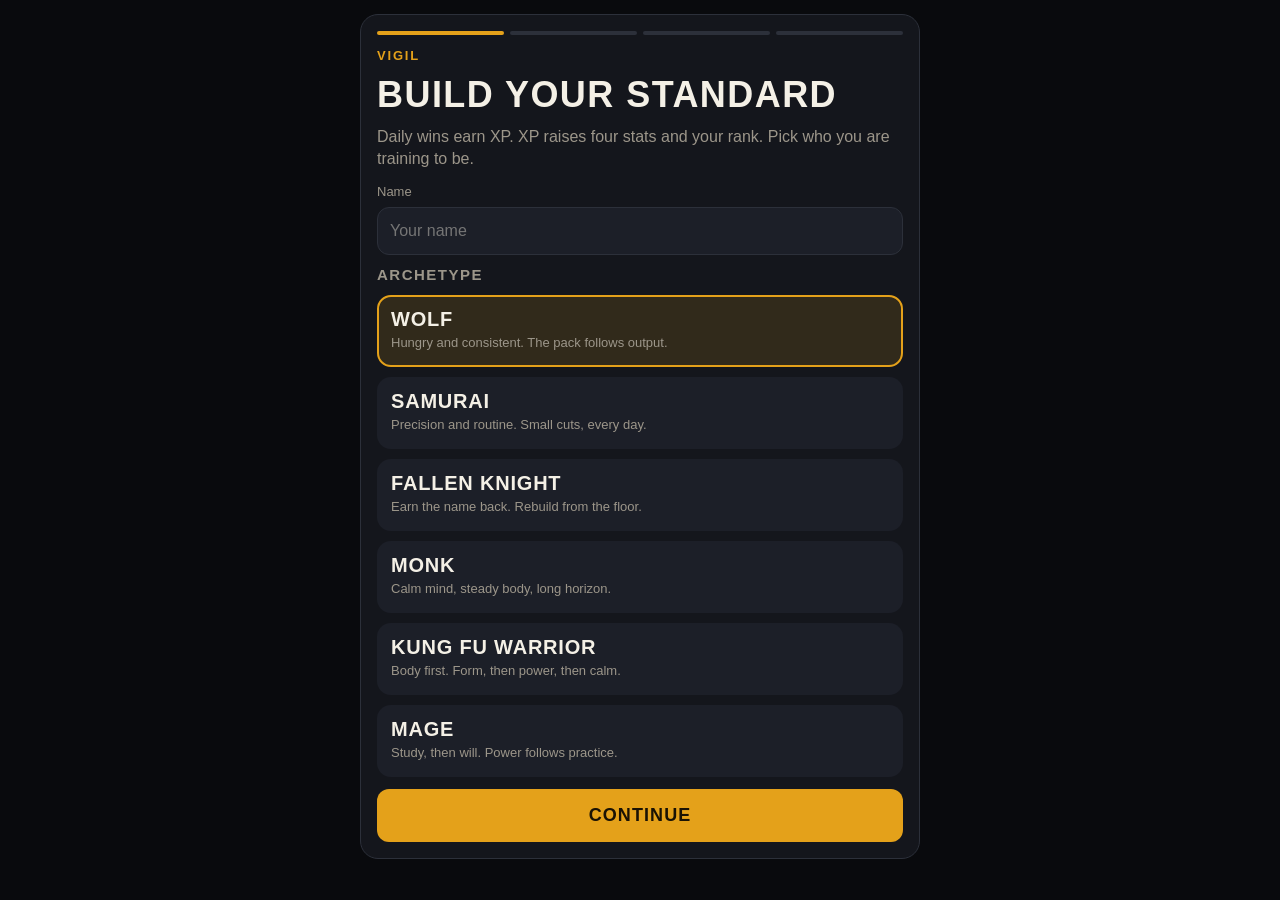
<file: index.html>
<!doctype html>
<html lang="en" data-theme="dark">
<head>
<meta charset="utf-8">
<meta name="viewport" content="width=device-width, initial-scale=1, viewport-fit=cover, interactive-widget=resizes-content">
<meta name="apple-mobile-web-app-capable" content="yes">
<meta name="mobile-web-app-capable" content="yes">
<meta name="apple-mobile-web-app-status-bar-style" content="black-translucent">
<meta name="apple-mobile-web-app-title" content="Vigil">
<meta name="format-detection" content="telephone=no">
<meta name="theme-color" content="#090a0d" id="theme-color">
<meta name="description" content="Keep the watch. Habits, streaks, and ranks, saved on this phone.">
<title>Vigil</title>
<link rel="icon" href="assets/icon.svg" type="image/svg+xml">
<link rel="icon" href="assets/icon-32.png" type="image/png" sizes="32x32">
<link rel="apple-touch-icon" href="assets/icon-180.png" sizes="180x180">
<link rel="manifest" href="manifest.webmanifest">
<script>
try {
  var savedTheme = localStorage.getItem('dawg-theme');
  if (savedTheme === 'light') {
    document.documentElement.setAttribute('data-theme', 'light');
    document.getElementById('theme-color').setAttribute('content', '#e7e4dc');
  }
} catch (e) {}
</script>
<style>
:root{
  --bg:#090a0d; --surface:#14161c; --surface2:#1c1f28; --ink:#f4f0e6; --mute:#9c968a; --line:#2c303a;
  --accent:#e4a11a; --accent-ink:#1a1204; --accent-dim:rgba(228,161,26,.14);
  --phys:#ff5d45; --ment:#6aa4ff; --soc:#3dcec0; --disc:#e4a11a; --good:#3dce7c;
  --f-display:'Avenir Next Condensed','Avenir Next','Arial Narrow',sans-serif;
  --f-body:-apple-system,BlinkMacSystemFont,'Segoe UI',sans-serif;
  --f-mono:ui-monospace,'SF Mono',Menlo,monospace;
  color-scheme:dark;
}
:root[data-theme="light"]{
  --bg:#e7e4dc; --surface:#fbfaf7; --surface2:#f1eee7; --ink:#16181d; --mute:#5c5850; --line:#d5d0c6;
  --accent:#8a4b00; --accent-ink:#fffaf3; --accent-dim:rgba(138,75,0,.1);
  --phys:#c4321a; --ment:#1d4fa8; --soc:#0c6e64; --disc:#8a4b00; --good:#0d7a42;
  color-scheme:light;
}
*{box-sizing:border-box}
html{background:var(--bg);height:100%;touch-action:manipulation}
html,body{overscroll-behavior:none}
body{
  margin:0;background:var(--bg);color:var(--ink);
  font-family:var(--f-body);font-size:16px;line-height:1.4;-webkit-font-smoothing:antialiased;
  padding:calc(14px + env(safe-area-inset-top)) max(16px,env(safe-area-inset-right)) calc(28px + env(safe-area-inset-bottom)) max(16px,env(safe-area-inset-left));
}
body.in{padding-bottom:calc(96px + env(safe-area-inset-bottom))}
body::before{
  content:"";position:fixed;top:0;left:0;right:0;height:env(safe-area-inset-top);
  background:#090a0d;z-index:20;pointer-events:none;
}
[hidden]{display:none!important}
#app{max-width:560px;margin:0 auto;display:flex;flex-direction:column;gap:12px}
h1,h2,h3{font-family:var(--f-display);text-transform:uppercase;letter-spacing:.04em;margin:0;line-height:1.02;font-weight:700}
h1{font-size:clamp(26px,7.2vw,36px)}
h2{font-size:26px}
h3{font-size:15px;color:var(--mute);letter-spacing:.1em}
p{margin:0}
.mono{font-family:var(--f-mono);font-variant-numeric:tabular-nums}
.mute{color:var(--mute)}
.small{font-size:13px}
.kicker{font-family:var(--f-display);letter-spacing:.14em;text-transform:uppercase;font-size:13px;color:var(--accent);font-weight:700}
.card{background:var(--surface);border:1px solid var(--line);border-radius:18px;padding:16px;display:flex;flex-direction:column;gap:12px;min-width:0}
.card.locked{border-color:var(--accent)}
.hero-card{position:relative;overflow:hidden}
.hero-card::before{content:"";position:absolute;left:0;right:0;top:0;height:3px;background:linear-gradient(90deg,transparent,var(--accent),transparent)}
.row{display:flex;gap:10px;align-items:center;min-width:0}
.between{justify-content:space-between}
.wrap{flex-wrap:wrap}
button,select,input,textarea{font:inherit;color:inherit;scroll-margin-bottom:110px;scroll-margin-top:16px}
button{cursor:pointer}
input,textarea{user-select:text;-webkit-user-select:text}
:focus-visible{outline:2px solid var(--accent);outline-offset:2px}
label{display:flex;flex-direction:column;gap:6px;font-size:13px;color:var(--mute);min-width:0}
input[type=text],input[type=number],select,textarea{
  background:var(--surface2);border:1px solid var(--line);border-radius:12px;padding:12px;width:100%;font-size:16px;
}
textarea{min-height:120px;resize:vertical;line-height:1.45}
input[type=range]{width:100%;padding:0;background:transparent;border:0;accent-color:var(--accent)}
.btn{
  background:var(--accent);color:var(--accent-ink);border:0;border-radius:12px;
  padding:14px 16px;min-height:48px;width:100%;
  font-family:var(--f-display);font-weight:700;font-size:18px;letter-spacing:.06em;text-transform:uppercase;
}
.btn.ghost{background:transparent;color:var(--ink);border:1px solid var(--line)}
.btn.small{width:auto;flex:none;font-size:15px;padding:8px 12px;min-height:40px}
.row>.btn{width:auto;flex:1}
.btn:disabled{opacity:.45}
a.btn{display:flex;align-items:center;justify-content:center;text-decoration:none;box-sizing:border-box}
.link{background:none;border:0;color:var(--mute);padding:8px 0;min-height:44px;font-size:14px;text-decoration:underline;text-underline-offset:3px}
.hero{display:grid;grid-template-columns:96px 1fr;gap:14px;align-items:center}
.herotext{min-width:0;display:flex;flex-direction:column;gap:6px}
.who{display:flex;align-items:center;gap:6px;color:var(--mute);font-size:13px;min-width:0}
.who span{overflow:hidden;text-overflow:ellipsis;white-space:nowrap}
.glyph{width:18px;height:18px;color:var(--accent);display:inline-flex;flex:none}
.glyph svg{width:18px;height:18px;display:block}
.ring text{font-family:var(--f-display);fill:var(--ink)}
.pips{display:flex;gap:5px}
.pips i{width:7px;height:7px;border-radius:50%;background:var(--line);display:block}
.pips i.on{background:var(--accent)}
.bar{height:8px;background:var(--surface2);border-radius:99px;overflow:hidden}
.bar>i{display:block;height:100%;width:0;background:var(--accent);border-radius:99px}
.chip{font-family:var(--f-mono);font-size:12px;border:1px solid var(--line);border-radius:999px;padding:6px 10px;color:var(--mute);background:transparent}
button.chip{min-height:32px}
.chip.hot{color:var(--accent);border-color:var(--accent)}
.quote{color:var(--mute);font-size:14px}
.pace{font-size:14px}
.promise{margin:8px 0 0;font-size:15px;color:var(--accent);line-height:1.35}
.slim h1{font-size:28px}
.lvl{font-family:var(--f-display);font-size:32px;color:var(--accent);line-height:1}
.habit{display:grid;grid-template-columns:44px minmax(0,1fr) auto;gap:10px;align-items:center;padding:8px 0;border-top:1px solid var(--line)}
.hname{font-weight:600;overflow-wrap:anywhere}
.nameline{display:flex;align-items:center;gap:6px;min-width:0}
.nameline .hname{min-width:0}
.help{
  flex:none;width:26px;height:26px;margin-top:-1px;padding:0;border-radius:50%;
  border:1px solid var(--line);background:transparent;color:var(--mute);
  font-family:var(--f-display);font-weight:700;font-size:14px;line-height:1;
  display:grid;place-items:center;
}
.help[aria-expanded="true"]{color:var(--accent);border-color:var(--accent);background:var(--accent-dim)}
.hint{margin:4px 0 0;font-size:13px;line-height:1.4;color:var(--mute);font-weight:400}
.check{width:44px;height:44px;border-radius:50%;border:2px solid var(--line);background:transparent;display:grid;place-items:center;padding:0}
.check svg{opacity:0}
.check.off{opacity:.35}
.done .check{background:var(--good);border-color:var(--good)}
.done .check svg{opacity:1}
.done .hname{color:var(--mute);text-decoration:line-through}
.xp{font-family:var(--f-mono);font-size:13px;color:var(--accent);white-space:nowrap}
.habit .link{min-height:32px;padding:2px 0;font-size:13px}
.dot{width:8px;height:8px;border-radius:50%;background:var(--c,#888);display:inline-block;margin-right:6px}
.s-phys{--c:var(--phys)} .s-ment{--c:var(--ment)} .s-soc{--c:var(--soc)} .s-disc{--c:var(--disc)}
.editor{display:flex;flex-direction:column;gap:10px;padding:0 0 8px}
.dows{display:grid;grid-template-columns:repeat(7,1fr);gap:6px}
.dow{min-height:44px;border-radius:10px;border:1px solid var(--line);background:var(--surface2);font-family:var(--f-display);font-size:16px}
.dow[aria-pressed="true"]{background:var(--accent);color:var(--accent-ink);border-color:var(--accent)}
.challenge{border:1px dashed var(--line);border-radius:14px;padding:12px;display:flex;flex-direction:column;gap:10px}
.banner{display:flex;justify-content:space-between;align-items:center;gap:10px;border:1px solid var(--accent);background:var(--accent-dim);border-radius:14px;padding:10px 12px}
.steps{display:flex;gap:6px}
.steps i{height:4px;flex:1;border-radius:4px;background:var(--line);display:block}
.steps i.on{background:var(--accent)}
.choices{display:flex;flex-direction:column;gap:10px}
.choice{text-align:left;background:var(--surface2);border:2px solid transparent;border-radius:14px;padding:12px;min-height:72px;display:flex;flex-direction:column;gap:4px}
.choice[aria-pressed="true"],.choice.on{border-color:var(--accent);background:var(--accent-dim)}
.choice{position:relative}
.areahit{position:absolute;inset:0;z-index:0;background:transparent;border:0;border-radius:inherit;padding:0}
.choice>b,.choice .ex,.choice>.hint{position:relative;z-index:1}
.choice>b,.choice .ex{pointer-events:none}
.choice .help{pointer-events:auto}
.choice b{font-family:var(--f-display);text-transform:uppercase;letter-spacing:.04em;font-size:20px;line-height:1.05}
.choice.locked{opacity:.8}
nav{
  position:fixed;left:0;right:0;bottom:0;z-index:5;background:var(--surface);border-top:1px solid var(--line);
  padding:4px max(8px,env(safe-area-inset-right)) calc(4px + env(safe-area-inset-bottom)) max(8px,env(safe-area-inset-left));
}
@supports (backdrop-filter:blur(8px)){
  nav{background:color-mix(in srgb,var(--surface) 84%,transparent);backdrop-filter:saturate(140%) blur(16px)}
}
nav div{max-width:560px;margin:0 auto;display:grid;grid-template-columns:repeat(5,1fr);gap:2px}
nav button{
  background:none;border:0;border-radius:10px;min-height:50px;padding:6px 0 4px;
  display:flex;flex-direction:column;align-items:center;justify-content:center;gap:1px;
  color:var(--mute);font-family:var(--f-display);font-size:11px;letter-spacing:.08em;text-transform:uppercase;
}
nav button svg{width:22px;height:22px}
nav button[aria-current="page"]{color:var(--accent);background:var(--surface2)}
.metrics{display:grid;grid-template-columns:1fr 1fr;gap:8px}
.metric{background:var(--surface2);border-radius:12px;padding:12px 12px 10px}
.metric b{font-family:var(--f-display);font-size:32px;line-height:1;display:block}
.metric span{display:block;color:var(--mute);font-size:12px;letter-spacing:.08em;text-transform:uppercase;font-family:var(--f-display);margin-top:4px}
.statrow{display:grid;grid-template-columns:104px 1fr auto;gap:8px;align-items:center;font-size:14px}
.statrow .bar>i{background:var(--c)}
.radarwrap{width:min(100%,300px);margin:0 auto}
.svgwrap{width:100%}
.svgwrap svg{width:100%;height:auto;display:block}
.grid{stroke:var(--line);stroke-width:1;fill:none}
.tick{fill:var(--mute);font-family:var(--f-mono);font-size:11px}
.cell{cursor:pointer}
.legend{display:flex;gap:12px;flex-wrap:wrap;font-size:13px;color:var(--mute)}
.timer{font-family:var(--f-display);font-size:clamp(64px,22vw,92px);line-height:.9;text-align:center;font-variant-numeric:tabular-nums}
.seg{display:flex;gap:6px}
.seg button{flex:1;min-height:44px;background:var(--surface2);border:2px solid transparent;border-radius:10px;font-family:var(--f-mono);font-size:14px}
.seg button[aria-pressed="true"]{border-color:var(--accent);color:var(--accent)}
.ranks .rankline{display:flex;justify-content:space-between;gap:8px;align-items:center;padding:8px 0}
.ranks .rankline+.rankline{border-top:1px solid var(--line)}
.rankline.here{color:var(--accent)}
.toast{
  position:fixed;left:50%;bottom:calc(78px + env(safe-area-inset-bottom));transform:translateX(-50%);
  background:var(--accent);color:var(--accent-ink);padding:10px 16px;border-radius:999px;z-index:8;
  font-family:var(--f-display);font-weight:700;letter-spacing:.05em;text-transform:uppercase;
  pointer-events:none;max-width:min(420px, calc(100% - 32px));white-space:normal;text-align:center;line-height:1.25;border-radius:16px;
}
.jnav{align-self:flex-start;text-align:left}
.jlist{display:flex;flex-direction:column}
.jrow{
  text-align:left;background:transparent;color:inherit;border:0;border-top:1px solid var(--line);
  padding:12px 0;width:100%;display:flex;flex-direction:column;gap:4px;min-height:56px;border-radius:0;
}
.jlist .jrow:first-child{border-top:0;padding-top:0}
.jpreview{color:var(--mute);font-size:14px;line-height:1.4}
.jbody{white-space:pre-wrap;overflow-wrap:anywhere;line-height:1.5}
@media (max-width:360px){
  .hero{grid-template-columns:80px 1fr;gap:10px}
  .ring{width:80px!important;height:80px!important}
  .statrow{grid-template-columns:88px 1fr auto}
}
@media (prefers-reduced-motion:no-preference){
  .bar>i{transition:width .35s ease}
  @keyframes pop{from{transform:scale(.7)}to{transform:scale(1)}}
  .just .check{animation:pop .18s ease-out}
}
@media (prefers-reduced-motion:reduce){
  .just .check{animation:none}
}
</style>
</head>
<body>
<div id="app" role="main"></div>
<nav id="tabs" aria-label="Sections" hidden><div></div></nav>
<div id="toast" class="toast" hidden role="status"></div>
<input id="import-file" type="file" accept="application/json,.json" hidden>
<noscript><p style="max-width:560px;margin:24px auto">Vigil needs JavaScript.</p></noscript>
<script>
(function () {
'use strict';

var STATS = {
  phys: {name: 'Physical', cls: 's-phys'},
  ment: {name: 'Mental', cls: 's-ment'},
  soc: {name: 'Social', cls: 's-soc'},
  disc: {name: 'Discipline', cls: 's-disc'}
};
var SKEYS = ['phys', 'ment', 'soc', 'disc'];
var ARCH = {
  wolf: {name: 'Wolf', desc: 'Hungry and consistent. The pack follows output.', ranks: ['Stray', 'Cub', 'Hunter', 'Pack Leader', 'Alpha']},
  samurai: {name: 'Samurai', desc: 'Precision and routine. Small cuts, every day.', ranks: ['Ronin', 'Apprentice Blade', 'Bladebearer', 'Swordmaster', 'Shogun']},
  knight: {name: 'Fallen Knight', desc: 'Earn the name back. Rebuild from the floor.', ranks: ['Fallen', 'Sworn Squire', 'Knight-Errant', 'Paladin', 'Warlord']},
  monk: {name: 'Monk', desc: 'Calm mind, steady body, long horizon.', ranks: ['Wanderer', 'Novice', 'Adept', 'Sage', 'Enlightened']},
  kungfu: {name: 'Kung Fu Warrior', desc: 'Body first. Form, then power, then calm.', ranks: ['Student', 'Disciple', 'Fighter', 'Sifu', 'Grandmaster']},
  mage: {name: 'Mage', desc: 'Study, then will. Power follows practice.', ranks: ['Spark', 'Apprentice', 'Conjurer', 'Magus', 'Archmage']}
};
var TIERS = [1, 5, 10, 18, 30];
var LIB = {
  phys: [['Move for 30 minutes', 20], ['Train hard', 30], ['Hit a step goal', 15], ['Stretch 10 minutes', 10]],
  ment: [['Read 10 pages', 15], ['Deep work block', 25], ['Sit quietly 10 minutes', 15], ['Learn one useful thing', 10]],
  soc: [['Reach out to someone', 10], ['See someone in person', 20], ['Give one real compliment', 5]],
  disc: [['Out of bed on time', 20], ['No alcohol today', 20], ['Phone-free first hour', 15], ['Plan tomorrow tonight', 10], ['No junk food today', 10]]
};
var INTENS = {
  easy: {n: 'Steady', per: 1, d: '1 habit in each area you picked'},
  std: {n: 'Committed', per: 2, d: '2 habits in each area you picked'},
  hard: {n: 'Relentless', per: 3, d: '3 habits in each area you picked'}
};
var HINTS = {
  'Move for 30 minutes': 'Any movement for half an hour. A walk counts. Scrolling does not.',
  'Train hard': 'A workout that costs you something. Lift, run, or practice with real effort.',
  'Hit a step goal': 'Reach the step count you already aim for. If you have no number, 8,000 is a fair one.',
  'Stretch 10 minutes': 'Ten minutes on the floor for hips, back, and whatever is tight.',
  'Read 10 pages': 'Ten pages of a book. Articles, email, and feeds do not count.',
  'Deep work block': 'One stretch on a single hard task, with nothing else open. Phone in another room. Twenty-five minutes counts. The Focus tab can time it.',
  'Sit quietly 10 minutes': 'Ten minutes with nothing playing. No phone, no podcast. Sitting still is the rep.',
  'Learn one useful thing': 'One fact or skill you could use later. A page, a short lesson, a how-to.',
  'Reach out to someone': 'A real message or call to a person. A like or a story reply does not count.',
  'See someone in person': 'Time face to face. A coffee, a walk, a meal.',
  'Give one real compliment': 'Name one specific thing you noticed. "Nice" does not count.',
  'Out of bed on time': 'Feet on the floor at the time you chose. No snooze.',
  'No alcohol today': 'Check it only on a day you did not drink.',
  'Phone-free first hour': 'The first hour after you wake, phone left alone.',
  'Plan tomorrow tonight': 'Before sleep, write the first thing you will do tomorrow.',
  'No junk food today': 'A day you skipped the food you already decided is off the list.',
  '50 bodyweight squats': 'Fifty squats, no equipment. Break them up if you need to.',
  '20 pushups, anywhere': 'Twenty pushups. Knees count if that is your honest set.',
  '10 minute walk outside': 'Ten minutes outdoors. The point is leaving the building.',
  'Plank for 60 seconds': 'Hold a plank for one minute. Knees down still counts if the minute is honest.',
  'Take the stairs every time today': 'Stairs instead of the elevator, each time you have the choice.',
  'One hour with no new tabs': 'One hour of work without opening a new tab or app.',
  '10 minutes of stillness, phone in another room': 'Ten quiet minutes. The phone is in a different room, not face down beside you.',
  'Write tomorrow\'s first task before bed': 'One line: the first thing you will do tomorrow. Write it before you sleep.',
  'Send a voice note you have been avoiding': 'The message you keep putting off. Say it out loud and send it.',
  'One meal with no phone': 'One meal with the phone off the table.',
  'Thank someone for something specific': 'Name the thing they did. Send it or say it today.',
  'Phone away for a whole conversation': 'One conversation, start to finish, with the phone not in your hand.',
  'Make the bed before you leave the room': 'Bed made before you walk out. That is the whole task.',
  'No phone for the first 30 minutes': 'The first half hour after you wake, phone untouched.',
  'Cold shower, one full minute': 'One minute under cold water. A splash at the end of a hot shower does not count.',
  'No snooze': 'The alarm rings once. You get up.',
  'Kitchen clean before you sit down tonight': 'Counters clear and dishes done before you sit for the evening.'
};
var CHALLENGES = [
  {name: '50 bodyweight squats', stat: 'phys', xp: 15},
  {name: '20 pushups, anywhere', stat: 'phys', xp: 15},
  {name: '10 minute walk outside', stat: 'phys', xp: 10},
  {name: 'Plank for 60 seconds', stat: 'phys', xp: 10},
  {name: 'Take the stairs every time today', stat: 'phys', xp: 10},
  {name: 'One hour with no new tabs', stat: 'ment', xp: 15},
  {name: 'Read 10 pages', stat: 'ment', xp: 15},
  {name: '10 minutes of stillness, phone in another room', stat: 'ment', xp: 15},
  {name: 'Write tomorrow\'s first task before bed', stat: 'ment', xp: 10},
  {name: 'Send a voice note you have been avoiding', stat: 'soc', xp: 15},
  {name: 'One meal with no phone', stat: 'soc', xp: 10},
  {name: 'Thank someone for something specific', stat: 'soc', xp: 10},
  {name: 'Phone away for a whole conversation', stat: 'soc', xp: 15},
  {name: 'Make the bed before you leave the room', stat: 'disc', xp: 10},
  {name: 'No phone for the first 30 minutes', stat: 'disc', xp: 15},
  {name: 'Cold shower, one full minute', stat: 'disc', xp: 15},
  {name: 'No snooze', stat: 'disc', xp: 15},
  {name: 'Kitchen clean before you sit down tonight', stat: 'disc', xp: 10}
];
var QUOTES = [
  'You do not need to feel ready.',
  'Leave proof, not intentions.',
  'Do the hard thing while it is still small.',
  'Consistency is a skill. Train it.',
  'One kept promise makes the next one easier.',
  'Start ugly. Finish the rep.',
  'Your standard is what you do when nobody claps.',
  'Protect the morning.',
  'Show up. The mood can catch up.',
  'A streak is kept promises in a row.',
  'You can be tired and still precise.',
  'Boredom is part of the work.'
];
var PROMPTS = [
  'What did you do today that future you will thank you for?',
  'Where did you negotiate with yourself?',
  'What is still open that would make tomorrow easier?',
  'Who did you show up for, or avoid?',
  'What felt heavy, and what is the smallest next step?',
  'Where were you honest today?',
  'What will you do in the first hour tomorrow?'
];
var WORKOUTS = ['Strength', 'Run', 'Walk', 'Cycle', 'Yoga', 'Sport', 'Other'];
var XP_CHOICES = [5, 10, 15, 20, 25, 30, 40];
var DNAMES = ['Sunday', 'Monday', 'Tuesday', 'Wednesday', 'Thursday', 'Friday', 'Saturday'];
var DSHORT = ['S', 'M', 'T', 'W', 'T', 'F', 'S'];
var TABS = [['today', 'Today'], ['progress', 'Stats'], ['focus', 'Focus'], ['life', 'Life'], ['you', 'You']];
var CHECK = '<svg width="18" height="18" viewBox="0 0 18 18" fill="none" stroke="#fff" stroke-width="2.6" stroke-linecap="round" stroke-linejoin="round" aria-hidden="true"><path d="M3.5 9.5l3.5 3.5 7.5-8"/></svg>';
var ICONS = {
  today: icon('<path d="M5 12.5l4.2 4.2L19 7.5"/>'),
  progress: icon('<path d="M4 19V10M10 19V5M16 19v-6M22 19H2"/>'),
  focus: icon('<circle cx="12" cy="13" r="7"/><path d="M12 13V9.5M9 3h6"/>'),
  life: icon('<path d="M12 20s-7-4.2-7-9a3.8 3.8 0 017-2 3.8 3.8 0 017 2c0 4.8-7 9-7 9z"/>'),
  you: icon('<circle cx="12" cy="8" r="3"/><path d="M5.5 19c1.1-3 3.2-4.5 6.5-4.5s5.4 1.5 6.5 4.5"/>')
};

var APP = 'Vigil';
var LS = 'dawg-discipline-v2';
var LS1 = 'dawg-discipline-v1';
var TIMER_KEY = 'dawg-timer';
var S = fresh();
var UI = {
  tab: 'today', manage: false, showArchived: false,
  editId: null, editName: '', editStat: 'disc', editXp: 15, editDow: [0, 1, 2, 3, 4, 5, 6],
  draft: {name: '', stat: 'phys', xp: 15, dow: [0, 1, 2, 3, 4, 5, 6]},
  ob: {step: 0, name: '', arch: 'wolf', areas: ['phys', 'ment', 'disc'], inten: 'std'},
  timer: {dur: 25, running: false, end: 0, left: 25 * 60, date: ''},
  sleepVal: 7.5, resetAsk: false, backfill: false, heat: '', just: null,
  journalPage: false, journalDay: '',
  sound: false, notePerm: ('Notification' in window) ? Notification.permission : 'unsupported',
  bootNote: '', pending: null, hint: ''
};
var tickId = null, capT = null, toastT = null, actx = null, wake = null, chime = [];
var keepScroll = true, shownDay = '';

function icon(inner) {
  return '<svg viewBox="0 0 24 24" fill="none" stroke="currentColor" stroke-width="1.8" stroke-linecap="round" stroke-linejoin="round" aria-hidden="true">' + inner + '</svg>';
}
function fresh() {
  return {v: 2, updated: 0, onboarded: false, name: '', arch: 'wolf', habits: [], focus: [], sleep: {}, workouts: [], journal: {}, todos: [], challenges: {}, rewards: []};
}
function esc(s) {
  return String(s == null ? '' : s).replace(/[&<>"']/g, function (c) {
    return {'&': '&amp;', '<': '&lt;', '>': '&gt;', '"': '&quot;', "'": '&#39;'}[c];
  });
}
function clip(s, n) {
  s = String(s == null ? '' : s);
  return s.length > n ? s.slice(0, n) : s;
}
function uid() {
  return Math.random().toString(36).slice(2, 9) + Date.now().toString(36).slice(-3);
}
function pad(n) { return n < 10 ? '0' + n : '' + n; }
function key(d) { return d.getFullYear() + '-' + pad(d.getMonth() + 1) + '-' + pad(d.getDate()); }
function addDays(d, n) { return new Date(d.getFullYear(), d.getMonth(), d.getDate() + n); }
function today() { return new Date(); }
function logDate() { return UI.backfill ? addDays(today(), -1) : today(); }
function fmt(sec) { sec = Math.max(0, sec | 0); return pad(Math.floor(sec / 60)) + ':' + pad(sec % 60); }
function fmtDay(k) {
  if (!/^\d{4}-\d{2}-\d{2}$/.test(k)) return '';
  var p = k.split('-');
  return new Date(+p[0], +p[1] - 1, +p[2]).toLocaleDateString(undefined, {weekday: 'short', month: 'short', day: 'numeric'});
}
function fmtDayLong(k) {
  if (!/^\d{4}-\d{2}-\d{2}$/.test(k)) return '';
  var p = k.split('-');
  return new Date(+p[0], +p[1] - 1, +p[2]).toLocaleDateString(undefined, {weekday: 'long', month: 'short', day: 'numeric', year: 'numeric'});
}
function niceToday(d) {
  return d.toLocaleDateString(undefined, {weekday: 'long', month: 'short', day: 'numeric'});
}
function hashKey(s) {
  var h = 2166136261;
  for (var i = 0; i < s.length; i++) { h ^= s.charCodeAt(i); h = Math.imul(h, 16777619); }
  return h >>> 0;
}
function lineFor(k, list, salt) { return list[hashKey(k + salt) % list.length]; }
function last(n) {
  var a = [];
  for (var i = n - 1; i >= 0; i--) a.push(addDays(today(), -i));
  return a;
}
function streakLabel(n) {
  if (!n) return 'No streak yet';
  return n === 1 ? '1 day streak' : n + ' day streak';
}

function readStore(k) {
  try { var r = localStorage.getItem(k); return r ? JSON.parse(r) : null; } catch (e) { return null; }
}
function persist() {
  S.updated = Date.now();
  S.v = 2;
  try { localStorage.setItem(LS, JSON.stringify(S)); }
  catch (e) { toast('Could not save. Export a backup.'); }
}
function normalize(o) {
  if (!o || (o.v !== 1 && o.v !== 2) || !Array.isArray(o.habits)) return null;
  var s = fresh();
  s.updated = +o.updated || 0;
  s.onboarded = !!o.onboarded;
  s.name = clip(o.name, 24).trim();
  s.arch = ARCH[o.arch] ? o.arch : 'wolf';
  s.habits = o.habits.filter(function (h) { return h && h.name; }).slice(0, 80).map(function (h) {
    var dow = Array.isArray(h.dow) ? h.dow.map(Number).filter(function (n) { return n >= 0 && n <= 6; }) : [];
    var days = {};
    if (h.days && typeof h.days === 'object') {
      Object.keys(h.days).forEach(function (k) { if (/^\d{4}-\d{2}-\d{2}$/.test(k)) days[k] = 1; });
    }
    var xp = Math.round(+h.xp);
    return {
      id: clip(h.id, 24) || uid(),
      name: clip(h.name, 48).trim(),
      stat: STATS[h.stat] ? h.stat : 'disc',
      xp: xp >= 5 && xp <= 60 ? xp : 10,
      dow: dow.length ? dow : [0, 1, 2, 3, 4, 5, 6],
      days: days,
      archived: !!h.archived
    };
  }).filter(function (h) { return h.name; });
  s.focus = (Array.isArray(o.focus) ? o.focus : []).filter(function (f) {
    return f && /^\d{4}-\d{2}-\d{2}$/.test(f.date) && +f.min >= 1;
  }).slice(-500).map(function (f) {
    return {date: f.date, min: Math.max(1, Math.min(300, Math.round(+f.min)))};
  });
  var sleep = {};
  if (o.sleep && typeof o.sleep === 'object') {
    Object.keys(o.sleep).forEach(function (k) {
      var v = +o.sleep[k];
      if (/^\d{4}-\d{2}-\d{2}$/.test(k) && v >= 3 && v <= 12) sleep[k] = Math.round(v * 2) / 2;
    });
  }
  s.sleep = sleep;
  s.workouts = (Array.isArray(o.workouts) ? o.workouts : []).filter(function (w) {
    return w && /^\d{4}-\d{2}-\d{2}$/.test(w.date);
  }).slice(-500).map(function (w) {
    return {id: clip(w.id, 24) || uid(), date: w.date, type: WORKOUTS.indexOf(w.type) >= 0 ? w.type : 'Other', min: Math.max(5, Math.min(300, Math.round(+w.min || 0)))};
  });
  var journal = {};
  if (o.journal && typeof o.journal === 'object') {
    Object.keys(o.journal).forEach(function (k) {
      if (/^\d{4}-\d{2}-\d{2}$/.test(k)) journal[k] = clip(o.journal[k], 4000);
    });
  }
  s.journal = journal;
  s.todos = (Array.isArray(o.todos) ? o.todos : []).slice(0, 200).map(function (t) {
    return {id: clip(t && t.id, 24) || uid(), text: clip(t && t.text, 140).trim(), done: !!(t && t.done)};
  }).filter(function (t) { return t.text; });
  var ch = {};
  if (o.challenges && typeof o.challenges === 'object') {
    Object.keys(o.challenges).forEach(function (k) {
      var c = o.challenges[k];
      if (!/^\d{4}-\d{2}-\d{2}$/.test(k) || !c || !c.name || !STATS[c.stat]) return;
      ch[k] = {name: clip(c.name, 80), stat: c.stat, xp: Math.max(1, Math.min(40, Math.round(+c.xp || 10))), done: c.done ? 1 : 0, skipped: c.skipped ? 1 : 0};
    });
  }
  s.challenges = ch;
  s.rewards = (Array.isArray(o.rewards) ? o.rewards : []).slice(0, 20).map(function (r) {
    var level = Math.round(+(r && r.level));
    var name = clip(r && r.name, 48).trim();
    if (!name || !(level >= 2 && level <= 60)) return null;
    var date = r.date && /^\d{4}-\d{2}-\d{2}$/.test(r.date) ? r.date : '';
    return {id: clip(r.id, 24) || uid(), name: name, level: level, earned: r.earned ? 1 : 0, date: r.earned ? date : ''};
  }).filter(Boolean);
  s.v = 2;
  return s;
}

/* Levels rise with the square root of XP, so each one costs more than the last. */
function lvl(xp, k) { return Math.floor(Math.sqrt(Math.max(0, xp) / k)) + 1; }
function lvlFloor(level, k) { return k * (level - 1) * (level - 1); }
function tierIndex(level) {
  var i = 0;
  TIERS.forEach(function (t, j) { if (level >= t) i = j; });
  return i;
}
function rank(level) { return ARCH[S.arch].ranks[tierIndex(level)]; }
function isSched(h, d) {
  var dow = h.dow && h.dow.length ? h.dow : [0, 1, 2, 3, 4, 5, 6];
  return dow.indexOf(d.getDay()) >= 0;
}
function activeHabits() { return S.habits.filter(function (h) { return !h.archived; }); }
function findHabit(id) {
  for (var i = 0; i < S.habits.length; i++) if (S.habits[i].id === id) return S.habits[i];
  return null;
}
function dowLabel(h) {
  var d = (h.dow && h.dow.length ? h.dow : [0, 1, 2, 3, 4, 5, 6]).slice().sort(function (a, b) { return a - b; });
  if (d.length === 7) return 'Every day';
  if (d.length === 5 && d.join() === '1,2,3,4,5') return 'Weekdays';
  if (d.length === 2 && d.join() === '0,6') return 'Weekends';
  return d.map(function (i) { return DNAMES[i].slice(0, 3); }).join(' ');
}
function habitStreak(h) {
  var d = today();
  if (!isSched(h, d) || !h.days[key(d)]) d = addDays(d, -1);
  var n = 0, guard = 0;
  while (guard++ < 500) {
    if (!isSched(h, d)) { d = addDays(d, -1); continue; }
    if (!h.days[key(d)]) break;
    n++;
    d = addDays(d, -1);
  }
  return n;
}
function events() {
  var ev = [];
  S.habits.forEach(function (h) {
    if (!STATS[h.stat]) return;
    Object.keys(h.days).forEach(function (d) { ev.push({d: d, s: h.stat, xp: h.xp}); });
  });
  S.focus.forEach(function (f) { ev.push({d: f.date, s: 'ment', xp: Math.round(f.min * 0.4)}); });
  Object.keys(S.sleep).forEach(function (d) {
    var hours = S.sleep[d];
    if (hours >= 7 && hours <= 9.5) ev.push({d: d, s: 'phys', xp: 10});
  });
  S.workouts.forEach(function (w) { ev.push({d: w.date, s: 'phys', xp: Math.max(5, Math.round(w.min / 3))}); });
  Object.keys(S.challenges).forEach(function (d) {
    var c = S.challenges[d];
    if (c && c.done && STATS[c.stat]) ev.push({d: d, s: c.stat, xp: c.xp});
  });
  Object.keys(S.journal).forEach(function (d) {
    if ((S.journal[d] || '').trim().length >= 40) ev.push({d: d, s: 'ment', xp: 8});
  });
  return ev;
}
function totals() {
  var t = {xp: 0, stat: {phys: 0, ment: 0, soc: 0, disc: 0}, day: {}};
  events().forEach(function (e) {
    t.xp += e.xp;
    t.stat[e.s] += e.xp;
    t.day[e.d] = (t.day[e.d] || 0) + e.xp;
  });
  return t;
}
function dayStreak(t) {
  var d = today();
  if (!t.day[key(d)]) d = addDays(d, -1);
  var n = 0, guard = 0;
  while (t.day[key(d)] && guard++ < 500) { n++; d = addDays(d, -1); }
  return n;
}
function paceLine(t) {
  var L = lvl(t.xp, 80), idx = -1, i;
  for (i = 0; i < TIERS.length; i++) if (TIERS[i] > L) { idx = i; break; }
  if (idx < 0) return 'Top rank. Hold the standard.';
  var need = Math.max(0, lvlFloor(TIERS[idx], 80) - t.xp);
  var name = ARCH[S.arch].ranks[idx];
  var sum = 0;
  last(14).forEach(function (d) { sum += t.day[key(d)] || 0; });
  var avg = sum / 14;
  if (need === 0) return name + ' is next.';
  if (avg >= 5) return name + ' at level ' + TIERS[idx] + '. About ' + Math.max(1, Math.ceil(need / avg)) + ' days at your pace.';
  return name + ' at level ' + TIERS[idx] + '. ' + need + ' XP to go.';
}
function rewardItems() {
  if (!Array.isArray(S.rewards)) S.rewards = [];
  return S.rewards;
}
function syncRewards(level) {
  var changed = false, newly = [];
  rewardItems().forEach(function (r) {
    var due = r.level <= level;
    if (due && !r.earned) {
      r.earned = 1;
      r.date = key(today());
      newly.push(r);
      changed = true;
    } else if (!due && r.earned) {
      r.earned = 0;
      r.date = '';
      changed = true;
    }
  });
  if (changed) persist();
  return newly;
}
function nextReward(level) {
  var best = null;
  rewardItems().forEach(function (r) {
    if (r.earned || r.level <= level) return;
    if (!best || r.level < best.level) best = r;
  });
  return best;
}
function joinNames(names) {
  if (names.length <= 1) return names[0] || '';
  if (names.length === 2) return names[0] + ' and ' + names[1];
  return names.slice(0, -1).join(', ') + ', and ' + names[names.length - 1];
}
function promiseLine(level) {
  var r = nextReward(level);
  if (!r) return '';
  var n = r.level - level;
  var away = n === 1 ? '1 level' : n + ' levels';
  return 'You are ' + away + ' away from earning ' + r.name + ', the reward you promised yourself.';
}
function levelUpMessage(after) {
  var earned = syncRewards(after);
  if (earned.length) return 'Level ' + after + ' · ' + rank(after) + '. You earned ' + joinNames(earned.map(function (r) { return r.name; })) + '.';
  var line = promiseLine(after);
  if (line) return 'Level ' + after + ' · ' + rank(after) + '. ' + line;
  return 'Level ' + after + ' · ' + rank(after);
}
function announceLevel(before, fallback, hz) {
  var after = lvl(totals().xp, 80);
  if (after > before) {
    toast(levelUpMessage(after), 4800);
    blip(880);
    return true;
  }
  if (fallback) {
    toast(fallback);
    if (hz) blip(hz);
  }
  return false;
}
function rewardRows(level) {
  var rows = rewardItems().slice().sort(function (a, b) { return a.level - b.level || (a.name < b.name ? -1 : 1); });
  var next = nextReward(level);
  if (!rows.length) return '<p class="small mute">Nothing promised yet.</p>';
  return rows.map(function (r) {
    var gap = r.level - level;
    var note = r.earned ? ('Earned' + (r.date ? ' · ' + fmtDay(r.date) : '')) : (gap === 1 ? '1 level away' : gap + ' levels away');
    var here = next && next.id === r.id;
    return '<div class="rankline' + (here ? ' here' : '') + '" style="opacity:' + (r.earned ? 0.72 : 1) + '"><div style="min-width:0"><div class="hname">' + esc(r.name) + '</div><div class="small mute">Level ' + r.level + ' · ' + esc(note) + '</div></div><button type="button" class="link" data-act="delreward" data-id="' + esc(r.id) + '">Remove</button></div>';
  }).join('');
}
function rewardsCard(level) {
  var line = promiseLine(level);
  var suggest = Math.min(60, level + 5);
  var i;
  for (i = 0; i < TIERS.length; i++) if (TIERS[i] > level) { suggest = TIERS[i]; break; }
  return '<div class="card"><h2>Rewards</h2><p class="small mute">Name what you will give yourself, and the level that earns it. ' + APP + ' reminds you on the way. A reward does not add XP.</p>' +
    (line ? '<p class="promise">' + esc(line) + '</p>' : '') +
    '<div class="ranks">' + rewardRows(level) + '</div>' +
    '<form data-form="reward"><label>What you promised yourself<input id="rw-name" type="text" maxlength="48" required placeholder="Dinner with a friend" autocomplete="off" autocapitalize="sentences"></label>' +
    '<label>At level<input id="rw-level" type="number" min="2" max="60" step="1" inputmode="numeric" value="' + suggest + '"></label>' +
    '<div class="seg" role="group" aria-label="Suggested levels">' +
    [5, 10, 18, 30].map(function (n) { return '<button type="button" data-act="rewardlevel" data-v="' + n + '">' + n + '</button>'; }).join('') +
    '</div><button class="btn" type="submit">Promise it</button></form></div>';
}
function pickChallenge(k) {
  var names = {};
  activeHabits().forEach(function (h) { names[h.name.toLowerCase()] = 1; });
  var i = hashKey(k) % CHALLENGES.length, n;
  for (n = 0; n < CHALLENGES.length; n++) {
    var c = CHALLENGES[(i + n) % CHALLENGES.length];
    if (!names[c.name.toLowerCase()]) return c;
  }
  return CHALLENGES[i];
}
function ensureChallenge() {
  if (!S.onboarded) return;
  var k = key(logDate());
  if (S.challenges[k]) return;
  var c = pickChallenge(k);
  S.challenges[k] = {name: c.name, stat: c.stat, xp: c.xp, done: 0, skipped: 0};
  persist();
}
function buildPlan(areas, inten) {
  var per = (INTENS[inten] || INTENS.std).per;
  var keys = (areas || []).filter(function (k) { return !!STATS[k]; });
  if (keys.indexOf('disc') < 0) keys.push('disc');
  var out = [];
  keys.forEach(function (k) {
    LIB[k].slice(0, per).forEach(function (item) {
      out.push({id: uid(), name: item[0], stat: k, xp: item[1], dow: [0, 1, 2, 3, 4, 5, 6], days: {}});
    });
  });
  return out;
}

function glyph(arch) {
  var paths = {
    wolf: '<circle cx="7.2" cy="8" r="1.8" fill="currentColor"/><circle cx="12" cy="6" r="1.8" fill="currentColor"/><circle cx="16.8" cy="8" r="1.8" fill="currentColor"/><ellipse cx="12" cy="14.4" rx="4.1" ry="3.2" fill="currentColor"/>',
    samurai: '<path d="M4 14c1.5-5 14.5-5 16 0v2H4v-2z" fill="currentColor"/><path d="M12 3v5M8 7l1.6 2M16 7l-1.6 2" fill="none" stroke="currentColor" stroke-width="1.6" stroke-linecap="round"/>',
    knight: '<path d="M12 2.5l7 2.8v5.2c0 4.2-2.8 6.6-7 8.5-4.2-1.9-7-4.3-7-8.5V5.3l7-2.8z" fill="currentColor"/>',
    monk: '<circle cx="12" cy="12" r="7.2" fill="none" stroke="currentColor" stroke-width="1.7"/><circle cx="12" cy="12" r="1.5" fill="currentColor"/>',
    kungfu: '<circle cx="12" cy="5" r="2" fill="currentColor"/><path d="M4 11h16M12 7v6M12 13L6 20M12 13l6 7" fill="none" stroke="currentColor" stroke-width="1.8" stroke-linecap="round" stroke-linejoin="round"/>',
    mage: '<path d="M12 2l1.8 7.2L21 12l-7.2 1.8L12 22l-1.8-7.2L3 12l7.2-1.8z" fill="currentColor"/>'
  };
  return '<span class="glyph" aria-hidden="true"><svg viewBox="0 0 24 24">' + (paths[arch] || paths.wolf) + '</svg></span>';
}
function ring(frac, label) {
  frac = Math.max(0, Math.min(1, frac || 0));
  var r = 36, c = 2 * Math.PI * r, fs = String(label).length >= 3 ? 20 : 28;
  return '<svg class="ring" width="96" height="96" viewBox="0 0 96 96" role="img" aria-label="Level ' + label + '">' +
    '<circle cx="48" cy="48" r="' + r + '" fill="none" stroke="var(--surface2)" stroke-width="8"/>' +
    '<circle cx="48" cy="48" r="' + r + '" fill="none" stroke="var(--accent)" stroke-width="8" stroke-linecap="round" stroke-dasharray="' + (c * frac).toFixed(2) + ' ' + c.toFixed(2) + '" transform="rotate(-90 48 48)"/>' +
    '<text x="48" y="46" text-anchor="middle" font-size="9" letter-spacing="1.5">LV</text>' +
    '<text x="48" y="66" text-anchor="middle" font-size="' + fs + '" font-weight="700">' + label + '</text></svg>';
}
function headerRich(t) {
  var L = lvl(t.xp, 80), lo = lvlFloor(L, 80), hi = lvlFloor(L + 1, 80);
  var frac = hi === lo ? 1 : (t.xp - lo) / (hi - lo);
  var ti = tierIndex(L);
  var pips = TIERS.map(function (_, i) { return '<i class="' + (i <= ti ? 'on' : '') + '"></i>'; }).join('');
  var live = UI.timer.running ? '<button type="button" class="chip hot" data-act="tab" data-v="focus" id="livefocus">Focus ' + fmt(UI.timer.left) + '</button>' : '';
  return '<div class="card hero-card"><div class="hero">' + ring(frac, L) +
    '<div class="herotext"><div class="who">' + glyph(S.arch) + '<span>' + esc(S.name || APP) + ' · ' + esc(ARCH[S.arch].name) + '</span></div>' +
    '<h1>' + esc(rank(L)) + '</h1><div class="pips" aria-hidden="true">' + pips + '</div>' +
    '<div class="bar"><i style="width:' + Math.round(Math.max(0, Math.min(1, frac)) * 100) + '%"></i></div>' +
    '<div class="row between small"><span class="mono">' + t.xp + ' XP</span><span class="mute mono">' + (hi - t.xp) + ' to L' + (L + 1) + '</span></div></div></div>' +
    '<p class="pace">' + esc(paceLine(t)) + '</p>' + (promiseLine(L) ? '<p class="promise">' + esc(promiseLine(L)) + '</p>' : '') + '<div class="row wrap"><span class="chip' + (dayStreak(t) > 0 ? ' hot' : '') + '">' + esc(streakLabel(dayStreak(t))) + '</span>' + live + '</div>' +
    '<p class="quote">' + esc(lineFor(key(today()), QUOTES, 'q')) + '</p></div>';
}
function headerSlim(t) {
  var L = lvl(t.xp, 80), lo = lvlFloor(L, 80), hi = lvlFloor(L + 1, 80);
  var frac = hi === lo ? 1 : (t.xp - lo) / (hi - lo);
  var live = UI.timer.running ? '<button type="button" class="chip hot" data-act="tab" data-v="focus" id="livefocus">Focus ' + fmt(UI.timer.left) + '</button>' : '';
  return '<div class="card slim"><div class="row between"><div style="min-width:0"><div class="kicker">' + esc(S.name || APP) + '</div><h1>' + esc(rank(L)) + '</h1></div><div class="lvl">L' + L + '</div></div>' +
    '<div class="bar"><i style="width:' + Math.round(Math.max(0, Math.min(1, frac)) * 100) + '%"></i></div>' +
    '<div class="row between small"><span>' + esc(streakLabel(dayStreak(t))) + '</span><span class="mute mono">' + (hi - t.xp) + ' XP to L' + (L + 1) + '</span></div>' +
    (promiseLine(L) ? '<p class="promise">' + esc(promiseLine(L)) + '</p>' : '') + live + '</div>';
}

function statOptions(sel) {
  return SKEYS.map(function (k) { return '<option value="' + k + '"' + (k === sel ? ' selected' : '') + '>' + STATS[k].name + '</option>'; }).join('');
}
function xpOptions(sel) {
  return XP_CHOICES.map(function (x) { return '<option value="' + x + '"' + (+sel === x ? ' selected' : '') + '>' + x + '</option>'; }).join('');
}
function dowPicker(days, scope) {
  return '<div class="dows" role="group" aria-label="Days">' + DSHORT.map(function (letter, i) {
    return '<button type="button" class="dow" data-act="dow" data-scope="' + scope + '" data-i="' + i + '" aria-pressed="' + (days.indexOf(i) >= 0) + '" aria-label="' + DNAMES[i] + '">' + letter + '</button>';
  }).join('') + '</div>';
}
function hintFor(name) {
  if (HINTS[name]) return HINTS[name];
  var want = String(name || '').toLowerCase(), found = '';
  Object.keys(HINTS).some(function (k) {
    if (k.toLowerCase() === want) { found = HINTS[k]; return true; }
  });
  return found;
}
function helpBtn(name) {
  if (!hintFor(name)) return '';
  var open = UI.hint === name;
  return '<button type="button" class="help" data-act="hint" data-v="' + esc(name) + '" aria-expanded="' + open + '" aria-label="What ' + esc(name) + ' means">?</button>';
}
function hintLine(name) {
  if (UI.hint !== name) return '';
  var text = hintFor(name);
  return text ? '<p class="hint">' + esc(text) + '</p>' : '';
}
function habitRow(h, k, d) {
  var on = isSched(h, d);
  var checked = !!(on && h.days[k]);
  var st = habitStreak(h);
  var editing = UI.editId === h.id;
  var left = on
    ? '<button type="button" class="check" data-act="toggle" data-id="' + esc(h.id) + '" aria-label="' + (checked ? 'Undo ' : 'Complete ') + esc(h.name) + '">' + CHECK + '</button>'
    : '<span class="check off" aria-hidden="true"></span>';
  var right = UI.manage ? '' : '<span class="xp">+' + h.xp + '</span>';
  var html = '<div class="habit ' + STATS[h.stat].cls + (checked ? ' done' : '') + (UI.just === h.id ? ' just' : '') + '">' + left +
    '<div style="min-width:0"><div class="nameline"><div class="hname">' + esc(h.name) + '</div>' + helpBtn(h.name) + '</div><div class="small mute"><span class="dot"></span>' + STATS[h.stat].name + ' · ' + esc(dowLabel(h)) +
    (st ? ' · <span class="mono">' + st + 'd</span>' : '') + (on ? '' : ' · not this day') + '</div>' + hintLine(h.name) +
    (UI.manage ? '<div class="row" style="gap:14px"><button type="button" class="link" data-act="edit" data-id="' + esc(h.id) + '">' + (editing ? 'Close' : 'Edit') + '</button><button type="button" class="link" data-act="archive" data-id="' + esc(h.id) + '">Archive</button></div>' : '') +
    '</div>' + right + '</div>';
  if (editing) {
    html += '<div class="editor"><label>Name<input id="ed-name" type="text" maxlength="48" value="' + esc(UI.editName) + '" autocomplete="off" autocapitalize="sentences"></label>' +
      '<div class="row"><label style="flex:1">Stat<select id="ed-stat">' + statOptions(UI.editStat) + '</select></label><label style="flex:1">XP<select id="ed-xp">' + xpOptions(UI.editXp) + '</select></label></div>' +
      dowPicker(UI.editDow, 'edit') + '<button type="button" class="btn" data-act="saveedit" data-id="' + esc(h.id) + '">Save</button></div>';
  }
  return html;
}
function challengeBlock(ch) {
  return '<div class="challenge ' + STATS[ch.stat].cls + '"><div class="kicker">Daily challenge</div><div class="nameline"><div class="hname">' + esc(ch.name) + '</div>' + helpBtn(ch.name) + '</div>' + hintLine(ch.name) +
    '<div class="small mute"><span class="dot"></span>' + STATS[ch.stat].name + ' · +' + ch.xp + ' XP</div>' +
    '<div class="row"><button type="button" class="btn" data-act="chdone">Done</button><button type="button" class="btn ghost" data-act="chskip">Skip</button></div></div>';
}
function viewToday(t) {
  var d = logDate(), k = key(d);
  var todayList = activeHabits().filter(function (h) { return isSched(h, d); });
  var list = UI.manage ? activeHabits() : todayList;
  var done = todayList.filter(function (h) { return h.days[k]; }).length;
  var gain = todayList.reduce(function (a, h) { return a + (h.days[k] ? h.xp : 0); }, 0);
  var pot = todayList.reduce(function (a, h) { return a + h.xp; }, 0);
  var ch = S.challenges[k];
  if (ch && !ch.skipped) { pot += ch.xp; if (ch.done) gain += ch.xp; }
  var allDone = todayList.length > 0 && done === todayList.length && (!ch || ch.skipped || ch.done);
  var html = headerRich(t);
  if (UI.backfill) {
    html += '<div class="banner"><span>Logging <b>' + esc(fmtDay(k)) + '</b></span><button type="button" class="btn small ghost" data-act="backfill">Back to today</button></div>';
  }
  html += '<div class="card' + (allDone ? ' locked' : '') + '"><div class="row between"><h2>' + (UI.backfill ? 'That day' : 'Today') + '</h2><span class="mono small mute">' + done + '/' + todayList.length + ' · ' + gain + '/' + pot + ' XP</span></div>' +
    '<div class="bar"><i style="width:' + (pot ? Math.round(100 * gain / pot) : 0) + '%"></i></div>' +
    '<div class="kicker">' + esc(niceToday(d)) + '</div>' +
    (allDone ? '<p class="small">Day locked in.</p>' : '');
  if (ch && !ch.skipped && !ch.done) html += challengeBlock(ch);
  else if (ch && ch.done) html += '<p class="small mute">Challenge complete · +' + ch.xp + ' XP</p>';
  if (!list.length) html += '<p class="mute">' + (activeHabits().length ? 'Nothing scheduled. Take the rest day, or edit your habits.' : 'No habits yet. Add the first one.') + '</p>';
  else html += list.map(function (h) { return habitRow(h, k, d); }).join('');
  if (!S.habits.some(function (h) { return !h.archived && /alcohol/i.test(h.name); })) {
    html += '<button type="button" class="btn ghost" data-act="addalcohol">Add no-alcohol habit</button><p class="small mute">Check it on days you don\'t drink. 20 Discipline XP. Edit or archive it anytime.</p>';
  }
  html += '<div class="row between"><button type="button" class="link" data-act="manage">' + (UI.manage ? 'Done editing' : 'Edit habits') + '</button>' +
    (UI.backfill ? '' : '<button type="button" class="link" data-act="backfill">Log yesterday</button>') + '</div></div>';
  if (UI.manage || !activeHabits().length) {
    html += '<form class="card" data-form="addhabit"><h3>Add a habit</h3><label>Name<input id="nh-name" type="text" maxlength="48" required value="' + esc(UI.draft.name) + '" autocomplete="off" autocapitalize="sentences" enterkeyhint="done"></label>' +
      '<div class="row"><label style="flex:1">Stat<select id="nh-stat">' + statOptions(UI.draft.stat) + '</select></label><label style="flex:1">XP<select id="nh-xp">' + xpOptions(UI.draft.xp) + '</select></label></div>' +
      dowPicker(UI.draft.dow, 'new') + '<button class="btn" type="submit">Add</button></form>';
  }
  if (UI.manage) {
    var archived = S.habits.filter(function (h) { return h.archived; });
    html += '<p class="small mute">Archiving keeps the XP you already earned.</p>';
    if (archived.length) {
      html += '<div class="card"><button type="button" class="link" data-act="showarch">' + (UI.showArchived ? 'Hide archived' : 'Archived (' + archived.length + ')') + '</button>';
      if (UI.showArchived) {
        html += archived.map(function (h) {
          return '<div class="row between" style="border-top:1px solid var(--line);padding:8px 0"><div style="min-width:0"><div class="hname">' + esc(h.name) + '</div><div class="small mute">' + STATS[h.stat].name + '</div></div><button type="button" class="btn small ghost" data-act="restore" data-id="' + esc(h.id) + '">Restore</button></div>';
        }).join('');
      }
      html += '</div>';
    }
  }
  return html;
}

function niceMax(m) {
  if (!(m > 1)) return 1;
  var p = Math.pow(10, Math.floor(Math.log10(m)));
  var f = m / p;
  var n = f <= 1 ? 1 : f <= 2 ? 2 : f <= 5 ? 5 : 10;
  return n * p;
}
function barChart(vals, labels, color) {
  var W = 320, H = 150, L = 28, B = 22, T = 8, R = 6;
  var max = Math.max.apply(null, vals.concat([1]));
  var top = niceMax(max), pw = W - L - R, ph = H - B - T, bw = pw / vals.length;
  var s = '<svg viewBox="0 0 ' + W + ' ' + H + '" role="img" aria-label="Bar chart">';
  [0, 0.5, 1].forEach(function (f) {
    var y = T + ph - ph * f;
    s += '<line class="grid" x1="' + L + '" x2="' + (W - R) + '" y1="' + y.toFixed(1) + '" y2="' + y.toFixed(1) + '"/>';
    s += '<text class="tick" x="' + (L - 4) + '" y="' + (y + 3).toFixed(1) + '" text-anchor="end">' + Math.round(top * f) + '</text>';
  });
  vals.forEach(function (v, i) {
    var h = ph * (v / top), x = L + i * bw + bw * 0.18, hh = Math.max(h, v > 0 ? 2 : 0);
    s += '<rect x="' + x.toFixed(1) + '" y="' + (T + ph - hh).toFixed(1) + '" width="' + (bw * 0.64).toFixed(1) + '" height="' + hh.toFixed(1) + '" rx="2" fill="' + color + '"/>';
    if (i % 2 === (vals.length - 1) % 2) s += '<text class="tick" x="' + (x + bw * 0.32).toFixed(1) + '" y="' + (H - 6) + '" text-anchor="middle">' + labels[i] + '</text>';
  });
  return s + '</svg>';
}
function radar(vals, maxv) {
  var C = 150, R = 72, W = 300, H = 300, labels = ['PHY', 'MIND', 'SOC', 'DISC'];
  var s = '<svg viewBox="0 0 ' + W + ' ' + H + '" role="img" aria-label="Stat levels">';
  [0.25, 0.5, 0.75, 1].forEach(function (f) {
    s += '<polygon class="grid" points="' + SKEYS.map(function (_, i) {
      var a = -Math.PI / 2 + i * Math.PI / 2;
      return (C + R * f * Math.cos(a)).toFixed(1) + ',' + (C + R * f * Math.sin(a)).toFixed(1);
    }).join(' ') + '"/>';
  });
  var poly = [];
  SKEYS.forEach(function (_, i) {
    var a = -Math.PI / 2 + i * Math.PI / 2;
    s += '<line class="grid" x1="' + C + '" y1="' + C + '" x2="' + (C + R * Math.cos(a)).toFixed(1) + '" y2="' + (C + R * Math.sin(a)).toFixed(1) + '"/>';
    var lx = C + (R + 28) * Math.cos(a), ly = C + (R + 28) * Math.sin(a) + 4;
    s += '<text class="tick" x="' + lx.toFixed(1) + '" y="' + ly.toFixed(1) + '" text-anchor="middle">' + labels[i] + ' ' + vals[i] + '</text>';
    var f = Math.max(0.04, Math.min(1, vals[i] / maxv));
    poly.push((C + R * f * Math.cos(a)).toFixed(1) + ',' + (C + R * f * Math.sin(a)).toFixed(1));
  });
  s += '<polygon points="' + poly.join(' ') + '" fill="var(--accent)" fill-opacity="0.28" stroke="var(--accent)" stroke-width="2"/>';
  poly.forEach(function (p) {
    var q = p.split(',');
    s += '<circle cx="' + q[0] + '" cy="' + q[1] + '" r="3.5" fill="var(--accent)"/>';
  });
  return s + '</svg>';
}
function heat(t) {
  var cell = 16, gap = 3, label = 16, cols = 12, rows = 7;
  var W = label + cols * (cell + gap), H = rows * (cell + gap);
  var now = today();
  var mon = addDays(now, -((now.getDay() + 6) % 7));
  var start = addDays(mon, -77);
  var max = 1;
  Object.keys(t.day).forEach(function (k) { max = Math.max(max, t.day[k]); });
  var s = '<svg viewBox="0 0 ' + W + ' ' + H + '" role="img" aria-label="Activity over the last 12 weeks">';
  [['M', 0], ['W', 2], ['F', 4]].forEach(function (pair) {
    s += '<text class="tick" x="0" y="' + (pair[1] * (cell + gap) + cell - 4) + '">' + pair[0] + '</text>';
  });
  for (var w = 0; w < cols; w++) for (var r = 0; r < rows; r++) {
    var d = addDays(start, w * 7 + r);
    if (d > now) continue;
    var v = t.day[key(d)] || 0;
    var op = v ? (0.3 + 0.7 * Math.min(v / max, 1)).toFixed(2) : '1';
    s += '<rect class="cell" data-act="heat" data-v="' + key(d) + '" x="' + (label + w * (cell + gap)) + '" y="' + (r * (cell + gap)) + '" width="' + cell + '" height="' + cell + '" rx="3" fill="' + (v ? 'var(--accent)' : 'var(--surface2)') + '" fill-opacity="' + op + '"/>';
  }
  return s + '</svg>';
}
function sleepChart() {
  var days = last(14), W = 320, H = 150, L = 32, B = 22, T = 8, R = 8, pw = W - L - R, ph = H - B - T, lo = 4, hi = 11;
  function y(v) { return T + ph - ph * (v - lo) / (hi - lo); }
  var s = '<svg viewBox="0 0 ' + W + ' ' + H + '" role="img" aria-label="Sleep hours, last 14 nights">';
  s += '<rect x="' + L + '" y="' + y(9).toFixed(1) + '" width="' + pw + '" height="' + (y(7) - y(9)).toFixed(1) + '" fill="var(--good)" fill-opacity="0.16"/>';
  [4, 6, 8, 10].forEach(function (v) {
    s += '<line class="grid" x1="' + L + '" x2="' + (W - R) + '" y1="' + y(v).toFixed(1) + '" y2="' + y(v).toFixed(1) + '"/>';
    s += '<text class="tick" x="' + (L - 4) + '" y="' + (y(v) + 3).toFixed(1) + '" text-anchor="end">' + v + 'h</text>';
  });
  var pts = [];
  days.forEach(function (d, i) {
    var v = S.sleep[key(d)], x = L + pw * (days.length === 1 ? 0 : i / (days.length - 1));
    if (v != null) pts.push([x, y(Math.min(Math.max(v, lo), hi)), v]);
    if (i % 2 === 1) s += '<text class="tick" x="' + x.toFixed(1) + '" y="' + (H - 6) + '" text-anchor="middle">' + d.getDate() + '</text>';
  });
  if (pts.length > 1) s += '<polyline fill="none" stroke="var(--ment)" stroke-width="2" points="' + pts.map(function (p) { return p[0].toFixed(1) + ',' + p[1].toFixed(1); }).join(' ') + '"/>';
  pts.forEach(function (p) { s += '<circle cx="' + p[0].toFixed(1) + '" cy="' + p[1].toFixed(1) + '" r="3.5" fill="var(--ment)"/>'; });
  return s + '</svg>';
}
function projChart(P) {
  var W = 320, H = 170, L = 28, B = 22, T = 10, R = 8, pw = W - L - R, ph = H - B - T, N = 90;
  var rates = [[0.5, 'var(--mute)'], [0.8, 'var(--accent)'], [1, 'var(--good)']];
  function lv(x) { return lvl(x, 80); }
  var maxL = Math.max(2, lv(P * N) + 1);
  function X(d) { return L + pw * d / N; }
  function Y(level) { return T + ph - ph * (level - 1) / (maxL - 1); }
  var s = '<svg viewBox="0 0 ' + W + ' ' + H + '" role="img" aria-label="Projected level over 90 days">';
  for (var i = 0; i <= 3; i++) {
    var level = 1 + (maxL - 1) * i / 3;
    s += '<line class="grid" x1="' + L + '" x2="' + (W - R) + '" y1="' + Y(level).toFixed(1) + '" y2="' + Y(level).toFixed(1) + '"/>';
    s += '<text class="tick" x="' + (L - 4) + '" y="' + (Y(level) + 3).toFixed(1) + '" text-anchor="end">' + Math.round(level) + '</text>';
  }
  [0, 30, 60, 90].forEach(function (d) { s += '<text class="tick" x="' + X(d).toFixed(1) + '" y="' + (H - 6) + '" text-anchor="middle">d' + d + '</text>'; });
  rates.forEach(function (r) {
    var pts = [];
    for (var d = 0; d <= N; d += 3) pts.push(X(d).toFixed(1) + ',' + Y(lv(P * r[0] * d)).toFixed(1));
    s += '<polyline fill="none" stroke="' + r[1] + '" stroke-width="2.5" points="' + pts.join(' ') + '"/>';
  });
  return s + '</svg>';
}

function viewProgress(t) {
  var sl = SKEYS.map(function (k) { return lvl(t.stat[k], 30); });
  var maxv = Math.max(2, Math.max.apply(null, sl));
  var d14 = last(14);
  var xpv = d14.map(function (d) { return t.day[key(d)] || 0; });
  var avg = Math.round(xpv.reduce(function (a, b) { return a + b; }, 0) / 14);
  var checks = 0;
  S.habits.forEach(function (h) { checks += Object.keys(h.days).length; });
  var focusMin = S.focus.reduce(function (a, f) { return a + f.min; }, 0);
  var heatNote = 'Tap a day.';
  if (UI.heat && /^\d{4}-\d{2}-\d{2}$/.test(UI.heat)) heatNote = fmtDay(UI.heat) + ' · ' + (t.day[UI.heat] || 0) + ' XP';
  return headerSlim(t) +
    '<div class="card"><h2>Record</h2><div class="metrics">' +
    '<div class="metric"><b class="mono">' + dayStreak(t) + '</b><span>day streak</span></div>' +
    '<div class="metric"><b class="mono">' + Object.keys(t.day).length + '</b><span>days logged</span></div>' +
    '<div class="metric"><b class="mono">' + checks + '</b><span>habits kept</span></div>' +
    '<div class="metric"><b class="mono">' + (focusMin / 60).toFixed(focusMin >= 600 ? 0 : 1) + '</b><span>focus hours</span></div></div></div>' +
    '<div class="card"><h2>Stats</h2><div class="radarwrap">' + radar(sl, maxv) + '</div>' +
    SKEYS.map(function (k, i) {
      var L = sl[i], lo = lvlFloor(L, 30), hi = lvlFloor(L + 1, 30);
      var pct = hi === lo ? 100 : Math.round(100 * (t.stat[k] - lo) / (hi - lo));
      return '<div class="statrow ' + STATS[k].cls + '"><span><span class="dot"></span>' + STATS[k].name + '</span><div class="bar"><i style="width:' + pct + '%"></i></div><span class="mono small">L' + L + '</span></div>';
    }).join('') +
    '<p class="small mute">Each stat levels on its own. Higher levels ask for more XP than the last.</p></div>' +
    '<div class="card"><div class="row between"><h2>XP per day</h2><span class="mono small mute">avg ' + avg + '</span></div><div class="svgwrap">' + barChart(xpv, d14.map(function (d) { return String(d.getDate()); }), 'var(--accent)') + '</div><p class="small mute">Last 14 days.</p></div>' +
    '<div class="card"><h2>Consistency</h2><div class="svgwrap">' + heat(t) + '</div><p class="small mute">' + esc(heatNote) + '</p></div>';
}

function viewFocus(t) {
  var d14 = last(14), tk = key(today()), T = UI.timer;
  var v = d14.map(function (d) {
    var k = key(d);
    return S.focus.filter(function (f) { return f.date === k; }).reduce(function (a, f) { return a + f.min; }, 0);
  });
  var tm = S.focus.filter(function (f) { return f.date === tk; }).reduce(function (a, f) { return a + f.min; }, 0);
  var note = '';
  if (UI.notePerm === 'default') note = '<button type="button" class="btn ghost" data-act="notify">Alert me when a block ends</button>';
  else if (UI.notePerm === 'granted') note = '<p class="small mute">Alerts are on if this page is installed and in the background.</p>';
  return headerSlim(t) +
    '<div class="card"><h2>Focus</h2><div class="seg" role="group" aria-label="Duration">' +
    [15, 25, 50, 90].map(function (m) {
      return '<button type="button" data-act="dur" data-v="' + m + '" aria-pressed="' + (T.dur === m) + '"' + (T.running ? ' disabled' : '') + '>' + m + 'm</button>';
    }).join('') + '</div>' +
    '<div class="timer" id="tcount">' + fmt(T.left) + '</div><div class="bar"><i id="tbar" style="width:' + Math.round(100 * (1 - T.left / (T.dur * 60))) + '%"></i></div>' +
    (T.running ? '<button type="button" class="btn" data-act="tstop">Stop and bank</button>' : '<button type="button" class="btn" data-act="tstart">Start</button>') +
    '<p class="small mute">Each minute is 0.4 Mental XP. Under five minutes is not banked. Leave and come back. A reload still counts.</p>' + note + '</div>' +
    '<div class="card"><div class="row between"><h2>Minutes</h2><span class="mono small mute">today ' + tm + '</span></div><div class="svgwrap">' + barChart(v, d14.map(function (d) { return String(d.getDate()); }), 'var(--ment)') + '</div>' +
    '<form data-form="focuslog"><label>Log a block you already finished<input id="fm-min" type="number" min="5" max="180" value="25" inputmode="numeric"></label><button class="btn ghost" type="submit">Log minutes</button></form></div>';
}

function journalHint() {
  var len = (S.journal[key(today())] || '').trim().length;
  return len >= 40 ? '8 Mental XP logged for today' : (40 - len) + ' characters to log XP';
}
function journalDays() {
  return Object.keys(S.journal).filter(function (k) {
    return /^\d{4}-\d{2}-\d{2}$/.test(k) && (S.journal[k] || '').trim();
  }).sort(function (a, b) { return a < b ? 1 : -1; });
}
function journalPreview(text) {
  var s = String(text || '').trim().replace(/\s+/g, ' ');
  return s.length > 110 ? s.slice(0, 110) + '…' : s;
}
function journalExport(days) {
  var parts = [APP + ' journal', ''];
  (days || []).forEach(function (k, i) {
    if (i) parts.push('', '---', '');
    parts.push(fmtDayLong(k));
    parts.push(lineFor(k, PROMPTS, 'p'));
    parts.push('');
    parts.push(String(S.journal[k] || '').trim());
  });
  parts.push('');
  return parts.join('\n');
}
function journalPayload() {
  var days = journalDays();
  if (UI.journalDay) days = days.filter(function (k) { return k === UI.journalDay; });
  return {
    days: days,
    text: journalExport(days),
    file: UI.journalDay ? 'vigil-journal-' + UI.journalDay + '.txt' : 'vigil-journal.txt',
    title: days.length === 1 ? APP + ' · ' + fmtDayLong(days[0]) : APP + ' journal'
  };
}
function downloadText(text, filename) {
  var a = document.createElement('a');
  a.href = URL.createObjectURL(new Blob([text], {type: 'text/plain'}));
  a.download = filename;
  document.body.appendChild(a);
  a.click();
  a.remove();
  setTimeout(function () { URL.revokeObjectURL(a.href); }, 1500);
  toast('Journal downloading');
}
function shareJournal() {
  var p = journalPayload();
  if (!p.days.length) { toast('Nothing to export'); return; }
  try {
    if (navigator.share) {
      navigator.share({title: p.title, text: p.text}).catch(function (err) {
        if (err && err.name === 'AbortError') return;
        downloadText(p.text, p.file);
      });
      return;
    }
  } catch (e) {}
  downloadText(p.text, p.file);
}
function copyJournal() {
  var p = journalPayload();
  if (!p.days.length) { toast('Nothing to export'); return; }
  var ok = p.days.length === 1 ? 'Day copied' : 'Journal copied';
  if (navigator.clipboard && navigator.clipboard.writeText) {
    navigator.clipboard.writeText(p.text).then(function () { toast(ok); }).catch(function () { fallbackCopy(p.text, ok); });
  } else fallbackCopy(p.text, ok);
}
function journalExportBtns() {
  return '<div class="row"><button type="button" class="btn" data-act="journalshare">Share</button><button type="button" class="btn ghost" data-act="journalcopy">Copy</button></div>';
}
function viewJournal() {
  var days = journalDays();
  var day = UI.journalDay;
  if (day && days.indexOf(day) < 0) UI.journalDay = day = '';
  if (day) {
    var text = String(S.journal[day] || '').trim();
    var xp = text.length >= 40;
    return '<div class="card"><button type="button" class="link jnav" data-act="journalback">All entries</button>' +
      '<div class="kicker">' + esc(fmtDayLong(day)) + '</div><h2>Journal</h2>' +
      '<p class="small">' + esc(lineFor(day, PROMPTS, 'p')) + '</p>' +
      '<p class="jbody">' + esc(text) + '</p>' +
      '<p class="small mute">' + (xp ? '8 Mental XP' : text.length + ' characters') +
      (day === key(today()) ? ' · still open on Life' : '') + '</p>' +
      journalExportBtns() + '</div>';
  }
  var html = '<div class="card"><button type="button" class="link jnav" data-act="journalback">Back to Life</button>' +
    '<h2>Journal</h2>' +
    (days.length
      ? '<p class="small mute">' + days.length + (days.length === 1 ? ' day written' : ' days written') + '. Share or copy as plain text.</p>' + journalExportBtns()
      : '<p class="small mute">Nothing written yet. Today\'s prompt is on Life.</p>');
  html += '</div>';
  if (days.length) {
    html += '<div class="card"><div class="jlist">' + days.map(function (k) {
      var body = String(S.journal[k] || '').trim();
      var todayMark = k === key(today()) ? '<span class="chip hot">Today</span>' : '';
      return '<button type="button" class="jrow" data-act="journalday" data-v="' + k + '">' +
        '<span class="row between"><span>' + esc(fmtDay(k)) + (k.slice(0, 4) !== String(today().getFullYear()) ? ' <span class="mute mono">' + k.slice(0, 4) + '</span>' : '') + '</span>' +
        '<span class="row" style="gap:8px">' + todayMark + (body.length >= 40 ? '<span class="mono small mute">8 XP</span>' : '') + '</span></span>' +
        '<span class="jpreview">' + esc(journalPreview(body)) + '</span></button>';
    }).join('') + '</div></div>';
  }
  return html;
}
function viewLife(t) {
  var d14 = last(14), tk = key(today()), jn = journalDays().length;
  var wv = d14.map(function (d) {
    var k = key(d);
    return S.workouts.filter(function (w) { return w.date === k; }).reduce(function (a, w) { return a + w.min; }, 0);
  });
  var recent = S.workouts.slice().sort(function (a, b) { return a.date < b.date ? 1 : -1; }).slice(0, 6);
  var nights = [];
  d14.forEach(function (d) { if (S.sleep[key(d)] != null) nights.push(S.sleep[key(d)]); });
  var avg = nights.length ? (nights.reduce(function (a, b) { return a + b; }, 0) / nights.length).toFixed(1) + ' h' : 'none yet';
  var todos = S.todos.slice().sort(function (a, b) { return (a.done === b.done) ? 0 : a.done ? 1 : -1; });
  return headerSlim(t) +
    '<div class="card"><div class="row between"><h2>Sleep</h2><span class="mono small mute">avg ' + esc(avg) + '</span></div><div class="svgwrap">' + sleepChart() + '</div>' +
    '<p class="small mute">The band is 7 to 9 hours. A night in that band is 10 Physical XP.</p>' +
    '<label>Last night <span class="mono" id="sl-val" style="color:var(--ink)">' + UI.sleepVal.toFixed(1) + ' h</span><input id="sl-range" type="range" min="3" max="12" step="0.5" value="' + UI.sleepVal + '"></label>' +
    '<button type="button" class="btn" data-act="logsleep">' + (S.sleep[tk] != null ? 'Update ' + S.sleep[tk] + ' h' : 'Log sleep') + '</button></div>' +
    '<div class="card"><h2>Workouts</h2><div class="svgwrap">' + barChart(wv, d14.map(function (d) { return String(d.getDate()); }), 'var(--phys)') + '</div>' +
    '<p class="small mute">One Physical XP per three minutes, minimum 5.</p>' +
    '<form data-form="workout"><div class="row"><label style="flex:1.3">Type<select id="wk-type">' + WORKOUTS.map(function (w) { return '<option>' + w + '</option>'; }).join('') + '</select></label>' +
    '<label style="flex:1">Minutes<input id="wk-min" type="number" min="5" max="300" value="30" inputmode="numeric" required></label></div><button class="btn" type="submit">Log workout</button></form>' +
    (recent.length ? recent.map(function (w) {
      return '<div class="row between small" style="border-top:1px solid var(--line);padding-top:8px"><span>' + esc(w.type) + ' · <span class="mono">' + w.min + ' min</span> <span class="mute">' + esc(fmtDay(w.date)) + '</span></span><button type="button" class="link" data-act="delwk" data-id="' + esc(w.id) + '">Remove</button></div>';
    }).join('') : '') + '</div>' +
    '<div class="card"><h2>Journal</h2><p class="small">' + esc(lineFor(key(today()), PROMPTS, 'p')) + '</p>' +
    '<textarea id="journal" maxlength="4000" spellcheck="true" autocapitalize="sentences" placeholder="A few honest lines.">' + esc(S.journal[tk] || '') + '</textarea>' +
    '<p class="small mute" id="jcount">' + esc(journalHint()) + '</p>' +
    '<button type="button" class="btn ghost" data-act="journalpage">Past entries' + (jn ? ' · ' + jn : '') + '</button></div>' +
    '<div class="card"><h2>Scratch list</h2><p class="small mute">No points. A place to dump the day.</p>' +
    '<form class="row" data-form="todo" style="align-items:flex-end"><label style="flex:1">Add<input id="todo-text" type="text" maxlength="140" autocomplete="off" enterkeyhint="done"></label><button class="btn small" type="submit">Add</button></form>' +
    (todos.length ? todos.map(function (item) {
      return '<div class="habit' + (item.done ? ' done' : '') + '"><button type="button" class="check" data-act="todotoggle" data-id="' + esc(item.id) + '" aria-label="' + (item.done ? 'Undo ' : 'Done ') + esc(item.text) + '">' + CHECK + '</button><div class="hname">' + esc(item.text) + '</div><button type="button" class="link" data-act="tododel" data-id="' + esc(item.id) + '">Remove</button></div>';
    }).join('') : '<p class="small mute">Nothing here yet.</p>') + '</div>';
}

function backupLabel() {
  var t = 0;
  try { t = +localStorage.getItem('dawg-last-backup') || 0; } catch (e) {}
  if (!t) return 'No backup yet';
  return 'Last backup ' + new Date(t).toLocaleDateString(undefined, {month: 'short', day: 'numeric'});
}
function installCard() {
  var standalone = window.navigator.standalone === true || window.matchMedia('(display-mode: standalone)').matches;
  if (standalone) return '';
  var ios = /iPhone|iPad|iPod/.test(navigator.userAgent);
  var text;
  if (location.protocol === 'file:') text = 'Add to Home Screen needs this page open in Safari from a website or a computer on your Wi-Fi. A file in the Files app cannot be pinned.';
  else if (ios) text = 'In Safari, tap Share, then Add to Home Screen. It opens full screen and keeps this log on the phone.';
  else text = 'Install this page from the browser menu to open it full screen. The log stays on this device.';
  return '<div class="card"><h2>Home screen</h2><p class="small mute">' + text + '</p></div>';
}
function viewYou(t) {
  var L = lvl(t.xp, 80), ti = tierIndex(L);
  var theme = document.documentElement.getAttribute('data-theme') === 'light' ? 'light' : 'dark';
  var html = headerSlim(t) +
    '<div class="card"><h2>Rank path</h2><p class="small mute">Ranks land at levels 1, 5, 10, 18, and 30. The climb gets steeper.</p><div class="ranks">' +
    ARCH[S.arch].ranks.map(function (r, i) {
      var on = L >= TIERS[i];
      return '<div class="rankline' + (i === ti ? ' here' : '') + '" style="opacity:' + (on ? 1 : 0.5) + '"><span>' + (on ? '● ' : '○ ') + esc(r) + '</span><span class="mono small mute">Level ' + TIERS[i] + '</span></div>';
    }).join('') + '</div></div>' +
    rewardsCard(L) +
    '<div class="card"><h2>Profile</h2><label>Name<input id="pf-name" type="text" maxlength="24" value="' + esc(S.name) + '" autocomplete="off" autocapitalize="words"></label>' +
    '<label>Archetype<select id="pf-arch">' + Object.keys(ARCH).map(function (k) {
      return '<option value="' + k + '"' + (S.arch === k ? ' selected' : '') + '>' + ARCH[k].name + '</option>';
    }).join('') + '</select></label><p class="small mute">Rank names follow the archetype. XP stays.</p></div>' +
    '<div class="card"><h2>This phone</h2><div class="seg" role="group" aria-label="Theme">' +
    '<button type="button" data-act="theme" data-v="dark" aria-pressed="' + (theme === 'dark') + '">Dark</button>' +
    '<button type="button" data-act="theme" data-v="light" aria-pressed="' + (theme === 'light') + '">Light</button></div>' +
    '<button type="button" class="btn ghost" data-act="sound">' + (UI.sound ? 'Sound on' : 'Sound off') + '</button>' +
    '<p class="small mute">Saved only on this phone. ' + esc(backupLabel()) + '.</p>' +
    '<button type="button" class="btn ghost" data-act="reloadapp">Reload</button>' +
    '<p class="small mute">Loads the latest version. Your log stays on this phone.</p>' +
    '<button type="button" class="btn" data-act="export">Share backup</button>' +
    '<button type="button" class="btn ghost" data-act="copy">Copy backup</button>' +
    '<button type="button" class="btn ghost" data-act="import">Restore a backup</button></div>';
  if (UI.pending) {
    html += '<div class="card"><h2>Replace this log?</h2><p>' + esc(UI.pending.name || APP) + ' · ' + UI.pending.habits.length + ' habits</p><div class="row"><button type="button" class="btn ghost" data-act="importno">Cancel</button><button type="button" class="btn" data-act="importyes">Replace</button></div></div>';
  }
  html += installCard();
  html += '<div class="card"><h2>About</h2><p class="small mute">Vigil is a personal project by Aaron Celestian. The log stays on this phone.</p><a class="btn ghost" href="./about.html">Who made this</a><a class="btn ghost" href="./privacy.html">Privacy policy</a></div>';
  html += '<div class="card"><h2>Reset</h2>' + (UI.resetAsk
    ? '<p>This deletes habits, history, and XP on this phone.</p><div class="row"><button type="button" class="btn ghost" data-act="resetno">Keep my log</button><button type="button" class="btn" data-act="resetyes">Delete everything</button></div>'
    : '<button type="button" class="btn ghost" data-act="resetask">Start over</button>') + '</div>';
  return html;
}
function viewOnboard() {
  var o = UI.ob;
  var steps = [0, 1, 2, 3].map(function (i) { return '<i class="' + (i <= o.step ? 'on' : '') + '"></i>'; }).join('');
  var body = '';
  if (o.step === 0) {
    body = '<p class="kicker">' + APP + '</p><h1>Build your standard</h1><p class="mute">Daily wins earn XP. XP raises four stats and your rank. Pick who you are training to be.</p>' +
      '<label>Name<input id="ob-name" type="text" maxlength="24" value="' + esc(o.name) + '" autocomplete="off" autocapitalize="words" placeholder="Your name"></label><h3>Archetype</h3><div class="choices">' +
      Object.keys(ARCH).map(function (k) {
        return '<button type="button" class="choice" data-act="arch" data-v="' + k + '" aria-pressed="' + (o.arch === k) + '"><b>' + esc(ARCH[k].name) + '</b><span class="small mute">' + esc(ARCH[k].desc) + '</span></button>';
      }).join('') + '</div><button type="button" class="btn" data-act="obnext">Continue</button>';
  } else if (o.step === 1) {
    body = '<h2>Where do you want to grow?</h2><p class="mute small">Discipline stays on. Add any other areas.</p><div class="choices">' +
      SKEYS.map(function (k) {
        var on = k === 'disc' || o.areas.indexOf(k) >= 0;
        return '<div class="choice ' + STATS[k].cls + (on ? ' on' : '') + (k === 'disc' ? ' locked' : '') + '">' +
          '<button type="button" class="areahit" data-act="area" data-v="' + k + '" aria-pressed="' + on + '" aria-label="' + STATS[k].name + '"></button>' +
          '<b aria-hidden="true"><span class="dot"></span>' + STATS[k].name + '</b>' +
          LIB[k].slice(0, 2).map(function (x) {
            return '<div class="ex nameline"><span class="small mute">' + esc(x[0]) + '</span>' + helpBtn(x[0]) + '</div>' + hintLine(x[0]);
          }).join('') + '</div>';
      }).join('') + '</div><div class="row"><button type="button" class="btn ghost" data-act="obback">Back</button><button type="button" class="btn" data-act="obnext">Continue</button></div>';
  } else if (o.step === 2) {
    body = '<h2>How hard?</h2><div class="choices">' + Object.keys(INTENS).map(function (k) {
      var n = buildPlan(o.areas, k);
      var xp = n.reduce(function (a, b) { return a + b.xp; }, 0);
      return '<button type="button" class="choice" data-act="inten" data-v="' + k + '" aria-pressed="' + (o.inten === k) + '"><b>' + INTENS[k].n + '</b><span class="small mute">' + INTENS[k].d + '</span><span class="mono small">' + n.length + ' habits · ' + xp + ' XP if you clear the day</span></button>';
    }).join('') + '</div><div class="row"><button type="button" class="btn ghost" data-act="obback">Back</button><button type="button" class="btn" data-act="obnext">See 90 days</button></div>';
  } else {
    var plan = buildPlan(o.areas, o.inten);
    var P = plan.reduce(function (a, b) { return a + b.xp; }, 0);
    body = '<h2>The next 90 days</h2><p class="small mute">Level if you clear this much of a ' + P + ' XP day.</p><div class="svgwrap">' + projChart(P) + '</div>' +
      '<div class="legend"><span><span class="dot" style="background:var(--mute)"></span>50% → L' + lvl(P * 0.5 * 90, 80) + '</span><span><span class="dot" style="background:var(--accent)"></span>80% → L' + lvl(P * 0.8 * 90, 80) + '</span><span><span class="dot" style="background:var(--good)"></span>100% → L' + lvl(P * 90, 80) + '</span></div>' +
      plan.map(function (p) { return '<div class="' + STATS[p.stat].cls + '"><div class="row between" style="align-items:flex-start"><span class="nameline" style="flex:1"><span><span class="dot"></span>' + esc(p.name) + '</span>' + helpBtn(p.name) + '</span><span class="xp">+' + p.xp + '</span></div>' + hintLine(p.name) + '</div>'; }).join('') +
      '<p class="small mute">You can edit every habit after this.</p><div class="row"><button type="button" class="btn ghost" data-act="obback">Back</button><button type="button" class="btn" data-act="begin">Start today</button></div>';
  }
  return '<div class="card onboard"><div class="steps" aria-hidden="true">' + steps + '</div>' + body + '</div>';
}

function render() {
  var y = keepScroll ? window.scrollY : 0;
  keepScroll = true;
  var app = document.getElementById('app');
  var nav = document.getElementById('tabs');
  document.body.classList.toggle('in', !!S.onboarded);
  if (!S.onboarded) {
    nav.hidden = true;
    app.innerHTML = viewOnboard();
    document.title = APP;
    shownDay = key(today());
    window.scrollTo(0, y);
    return;
  }
  ensureChallenge();
  var t = totals();
  syncRewards(lvl(t.xp, 80));
  nav.hidden = false;
  nav.firstElementChild.innerHTML = TABS.map(function (x) {
    return '<button type="button" data-act="tab" data-v="' + x[0] + '"' + (UI.tab === x[0] ? ' aria-current="page"' : '') + '>' + ICONS[x[0]] + '<span>' + x[1] + '</span></button>';
  }).join('');
  var views = {today: viewToday, progress: viewProgress, focus: viewFocus, life: viewLife, you: viewYou};
  app.innerHTML = (UI.tab === 'life' && UI.journalPage) ? viewJournal() : views[UI.tab](t);
  if (!UI.timer.running) document.title = (UI.tab === 'life' && UI.journalPage) ? 'Journal · ' + APP : APP;
  shownDay = key(today());
  window.scrollTo(0, y);
}
function toast(msg, ms) {
  var n = document.getElementById('toast');
  if (!n) return;
  n.hidden = !msg;
  n.textContent = msg || '';
  clearTimeout(toastT);
  if (msg) toastT = setTimeout(function () { n.hidden = true; }, ms || 1800);
}
function captureFields() {
  var dirty = false;
  var j = document.getElementById('journal');
  if (j) {
    var jk = key(today()), v = j.value.slice(0, 4000);
    if ((S.journal[jk] || '') !== v) {
      var beforeJ = S.onboarded ? lvl(totals().xp, 80) : 0;
      S.journal[jk] = v;
      dirty = true;
      if (S.onboarded) UI.levelNote = beforeJ;
    }
  }
  var n = document.getElementById('pf-name');
  if (n && S.onboarded) {
    var name = n.value.trim().slice(0, 24);
    if (S.name !== name) { S.name = name; dirty = true; }
  }
  var o = document.getElementById('ob-name');
  if (o) UI.ob.name = o.value.slice(0, 24);
  var a = document.getElementById('nh-name');
  if (a) UI.draft.name = a.value.slice(0, 48);
  var st = document.getElementById('nh-stat');
  if (st) UI.draft.stat = st.value;
  var xp = document.getElementById('nh-xp');
  if (xp) UI.draft.xp = +xp.value;
  var e = document.getElementById('ed-name');
  if (e) UI.editName = e.value.slice(0, 48);
  var es = document.getElementById('ed-stat');
  if (es) UI.editStat = es.value;
  var ex = document.getElementById('ed-xp');
  if (ex) UI.editXp = +ex.value;
  if (dirty) persist();
  if (UI.levelNote != null) {
    var noted = UI.levelNote;
    UI.levelNote = null;
    announceLevel(noted);
  }
}
function setTheme(mode) {
  mode = mode === 'light' ? 'light' : 'dark';
  document.documentElement.setAttribute('data-theme', mode);
  var meta = document.getElementById('theme-color');
  if (meta) meta.setAttribute('content', mode === 'light' ? '#e7e4dc' : '#090a0d');
  try { localStorage.setItem('dawg-theme', mode); } catch (e) {}
}
function markBackup() {
  try { localStorage.setItem('dawg-last-backup', String(Date.now())); } catch (e) {}
}
function exportBackup() {
  var json = JSON.stringify(S);
  markBackup();
  try {
    var file = new File([json], 'vigil-backup.json', {type: 'application/json'});
    if (navigator.share && navigator.canShare && navigator.canShare({files: [file]})) {
      navigator.share({files: [file], title: APP + ' backup'}).catch(function (err) {
        if (err && err.name === 'AbortError') return;
        downloadBackup(json);
      });
      return;
    }
  } catch (e) {}
  downloadBackup(json);
}
function downloadBackup(json) {
  var a = document.createElement('a');
  a.href = URL.createObjectURL(new Blob([json], {type: 'application/json'}));
  a.download = 'vigil-backup.json';
  document.body.appendChild(a);
  a.click();
  a.remove();
  setTimeout(function () { URL.revokeObjectURL(a.href); }, 1500);
  toast('Backup downloading');
}
function fallbackCopy(text, okMsg) {
  var ta = document.createElement('textarea');
  ta.value = text;
  ta.setAttribute('readonly', '');
  ta.style.position = 'fixed';
  ta.style.left = '-999px';
  document.body.appendChild(ta);
  ta.select();
  var ok = false;
  try { ok = document.execCommand('copy'); } catch (e) {}
  ta.remove();
  if (ok) {
    if (okMsg) toast(okMsg);
    else { markBackup(); toast('Backup copied'); }
  } else toast('Could not copy');
}

function armAudio() {
  var AC = window.AudioContext || window.webkitAudioContext;
  if (!AC) return null;
  if (!actx) actx = new AC();
  if (actx.state === 'suspended') actx.resume();
  return actx;
}
function blip(freq) {
  if (!UI.sound) return;
  var ctx = armAudio();
  if (!ctx) return;
  var o = ctx.createOscillator(), g = ctx.createGain(), t = ctx.currentTime;
  o.type = 'sine';
  o.frequency.value = freq || 640;
  g.gain.setValueAtTime(0.0001, t);
  g.gain.exponentialRampToValueAtTime(0.06, t + 0.01);
  g.gain.exponentialRampToValueAtTime(0.0001, t + 0.11);
  o.connect(g); g.connect(ctx.destination);
  o.start(t); o.stop(t + 0.12);
}
function clearChime() {
  chime.forEach(function (n) { try { n.stop(); } catch (e) {} });
  chime = [];
}
function scheduleChime(inSec) {
  clearChime();
  if (!UI.sound) return;
  var ctx = armAudio();
  if (!ctx) return;
  [0, 0.14].forEach(function (offset, i) {
    var o = ctx.createOscillator(), g = ctx.createGain();
    var t = ctx.currentTime + Math.max(0, inSec) + offset;
    o.type = 'sine';
    o.frequency.value = i ? 880 : 660;
    g.gain.setValueAtTime(0.0001, t);
    g.gain.exponentialRampToValueAtTime(0.07, t + 0.02);
    g.gain.exponentialRampToValueAtTime(0.0001, t + 0.2);
    o.connect(g); g.connect(ctx.destination);
    o.start(t); o.stop(t + 0.22);
    chime.push(o);
  });
}
function grabWakeLock() {
  if (!navigator.wakeLock || wake) return;
  navigator.wakeLock.request('screen').then(function (s) {
    wake = s;
    s.addEventListener('release', function () { wake = null; });
  }).catch(function () {});
}
function dropWakeLock() {
  if (!wake) return;
  var w = wake;
  wake = null;
  w.release().catch(function () {});
}
function saveTimer() {
  try {
    if (!UI.timer.running) { sessionStorage.removeItem(TIMER_KEY); return; }
    sessionStorage.setItem(TIMER_KEY, JSON.stringify({end: UI.timer.end, dur: UI.timer.dur, date: UI.timer.date}));
  } catch (e) {}
}
function clearTimerStore() { try { sessionStorage.removeItem(TIMER_KEY); } catch (e) {} }
function notifyDone(mins) {
  if (!('Notification' in window) || Notification.permission !== 'granted' || !document.hidden) return;
  try { new Notification('Focus block done', {body: mins + ' minutes banked.', tag: 'dawg-focus'}); } catch (e) {}
}
function endTimer(complete) {
  captureFields();
  var T = UI.timer;
  var mins = complete ? T.dur : Math.floor((T.dur * 60 - T.left) / 60);
  var date = T.date || key(today());
  clearInterval(tickId);
  T.running = false;
  if (!complete) clearChime();
  dropWakeLock();
  clearTimerStore();
  document.title = APP;
  if (mins >= 5) {
    var beforeF = lvl(totals().xp, 80);
    S.focus.push({date: date, min: mins});
    persist();
    announceLevel(beforeF, mins + ' min banked');
    notifyDone(mins);
  } else toast('Under 5 min, not banked');
  T.left = T.dur * 60;
  T.date = '';
  render();
}
function tick() {
  var T = UI.timer;
  if (!T.running) return;
  T.left = Math.max(0, Math.ceil((T.end - Date.now()) / 1000));
  var c = document.getElementById('tcount'), b = document.getElementById('tbar'), live = document.getElementById('livefocus');
  if (c) c.textContent = fmt(T.left);
  if (b) b.style.width = Math.round(100 * (1 - T.left / (T.dur * 60))) + '%';
  if (live) live.textContent = 'Focus ' + fmt(T.left);
  document.title = fmt(T.left) + ' · ' + APP;
  if (T.left <= 0) endTimer(true);
}
function resumeTimer() {
  var raw = null;
  try { raw = sessionStorage.getItem(TIMER_KEY); } catch (e) {}
  if (!raw) return;
  var o = null;
  try { o = JSON.parse(raw); } catch (e) { return; }
  if (!o || !o.end || !o.dur) return;
  if (Date.now() >= o.end) {
    clearTimerStore();
    if (o.dur >= 5) {
      var beforeB = lvl(totals().xp, 80);
      S.focus.push({date: o.date || key(today()), min: o.dur});
      persist();
      var afterB = lvl(totals().xp, 80);
      UI.bootNote = afterB > beforeB ? levelUpMessage(afterB) : (o.dur + ' min focus banked');
      UI.bootMs = afterB > beforeB ? 4800 : 1800;
    }
    return;
  }
  UI.timer.running = true;
  UI.timer.end = o.end;
  UI.timer.dur = o.dur;
  UI.timer.date = o.date || key(today());
  UI.timer.left = Math.max(0, Math.ceil((o.end - Date.now()) / 1000));
  tickId = setInterval(tick, 500);
  grabWakeLock();
  scheduleChime(UI.timer.left);
}
function stopAllTimer() {
  clearInterval(tickId);
  UI.timer.running = false;
  UI.timer.left = UI.timer.dur * 60;
  clearChime();
  dropWakeLock();
  clearTimerStore();
  document.title = APP;
}

document.addEventListener('click', function (e) {
  var el = e.target.closest('[data-act]');
  if (!el) return;
  e.preventDefault();
  captureFields();
  UI.just = null;
  var a = el.dataset.act, v = el.dataset.v, id = el.dataset.id, skip = false, h, before, after;
  if (a === 'hint') { UI.hint = UI.hint === v ? '' : (v || ''); }
  else if (a === 'tab') {
    if (v === 'life' && UI.tab === 'life' && UI.journalPage) {
      UI.journalDay = '';
      UI.journalPage = false;
    } else {
      UI.tab = v; UI.journalPage = false; UI.journalDay = '';
    }
    UI.resetAsk = false; UI.backfill = false; UI.manage = false; UI.editId = null; UI.pending = null; UI.hint = '';
    keepScroll = false;
  } else if (a === 'arch') UI.ob.arch = ARCH[v] ? v : UI.ob.arch;
  else if (a === 'area') {
    if (v !== 'disc' && STATS[v]) {
      var i = UI.ob.areas.indexOf(v);
      if (i >= 0) UI.ob.areas.splice(i, 1); else UI.ob.areas.push(v);
    }
  } else if (a === 'inten') { if (INTENS[v]) UI.ob.inten = v; }
  else if (a === 'obnext') { if (UI.ob.step < 3) UI.ob.step++; }
  else if (a === 'obback') { UI.ob.step = Math.max(0, UI.ob.step - 1); }
  else if (a === 'begin') {
    S.name = (UI.ob.name || '').trim().slice(0, 24);
    S.arch = ARCH[UI.ob.arch] ? UI.ob.arch : 'wolf';
    S.habits = buildPlan(UI.ob.areas, UI.ob.inten);
    S.onboarded = true;
    UI.tab = 'today';
    keepScroll = false;
    persist();
  } else if (a === 'toggle') {
    h = findHabit(id);
    var dk = key(logDate());
    if (h && !h.archived && isSched(h, logDate())) {
      before = lvl(totals().xp, 80);
      if (h.days[dk]) delete h.days[dk];
      else {
        h.days[dk] = 1;
        UI.just = id;
        announceLevel(before, '+' + h.xp + ' XP', 640);
      }
      persist();
    }
  } else if (a === 'addalcohol') {
    if (!S.habits.some(function (h) { return !h.archived && /alcohol/i.test(h.name); })) {
      S.habits.push({id: uid(), name: 'No alcohol today', stat: 'disc', xp: 20, dow: [0, 1, 2, 3, 4, 5, 6], days: {}});
      persist();
      toast('Habit added');
    }
  } else if (a === 'manage') {
    UI.manage = !UI.manage;
    UI.editId = null;
    if (!UI.manage) UI.showArchived = false;
  } else if (a === 'edit') {
    if (UI.editId === id) UI.editId = null;
    else {
      h = findHabit(id);
      if (h) {
        UI.editId = id;
        UI.editName = h.name;
        UI.editStat = h.stat;
        UI.editXp = h.xp;
        UI.editDow = h.dow.slice();
      }
    }
  } else if (a === 'saveedit') {
    h = findHabit(id);
    var nameEl = document.getElementById('ed-name');
    var name = nameEl ? nameEl.value.trim().slice(0, 48) : '';
    var statEl = document.getElementById('ed-stat');
    var xpEl = document.getElementById('ed-xp');
    if (h && name) {
      h.name = name;
      if (statEl && STATS[statEl.value]) h.stat = statEl.value;
      if (xpEl && XP_CHOICES.indexOf(+xpEl.value) >= 0) h.xp = +xpEl.value;
      h.dow = UI.editDow.slice().sort(function (x, y) { return x - y; });
      if (!h.dow.length) h.dow = [0, 1, 2, 3, 4, 5, 6];
      UI.editId = null;
      persist();
    }
  } else if (a === 'dow') {
    var arr = el.dataset.scope === 'edit' ? UI.editDow : UI.draft.dow;
    var di = +el.dataset.i;
    var at = arr.indexOf(di);
    if (at >= 0) { if (arr.length > 1) arr.splice(at, 1); }
    else arr.push(di);
    arr.sort(function (x, y) { return x - y; });
    el.setAttribute('aria-pressed', arr.indexOf(di) >= 0 ? 'true' : 'false');
    skip = true;
  } else if (a === 'archive') {
    h = findHabit(id);
    if (h) { h.archived = true; if (UI.editId === id) UI.editId = null; persist(); }
  } else if (a === 'restore') {
    h = findHabit(id);
    if (h) { h.archived = false; persist(); }
  } else if (a === 'showarch') UI.showArchived = !UI.showArchived;
  else if (a === 'backfill') UI.backfill = !UI.backfill;
  else if (a === 'journalpage') { UI.journalPage = true; UI.journalDay = ''; keepScroll = false; }
  else if (a === 'journalback') {
    if (UI.journalDay) UI.journalDay = '';
    else UI.journalPage = false;
    keepScroll = false;
  } else if (a === 'journalday') {
    if (/^\d{4}-\d{2}-\d{2}$/.test(v || '')) UI.journalDay = v;
    keepScroll = false;
  } else if (a === 'journalshare') { shareJournal(); skip = true; }
  else if (a === 'journalcopy') { copyJournal(); skip = true; }
  else if (a === 'chdone') {
    var c = S.challenges[key(logDate())];
    if (c && !c.skipped && !c.done) {
      before = lvl(totals().xp, 80);
      c.done = 1;
      persist();
      announceLevel(before, '+' + c.xp + ' XP', 700);
    }
  } else if (a === 'chskip') {
    var cs = S.challenges[key(logDate())];
    if (cs) { cs.skipped = 1; cs.done = 0; persist(); }
  } else if (a === 'heat') { if (/^\d{4}-\d{2}-\d{2}$/.test(v || '')) UI.heat = v; }
  else if (a === 'dur') {
    if (!UI.timer.running && [15, 25, 50, 90].indexOf(+v) >= 0) { UI.timer.dur = +v; UI.timer.left = +v * 60; }
  } else if (a === 'tstart') {
    var Tm = UI.timer;
    Tm.running = true;
    Tm.date = key(today());
    Tm.left = Tm.dur * 60;
    Tm.end = Date.now() + Tm.left * 1000;
    clearInterval(tickId);
    tickId = setInterval(tick, 500);
    saveTimer();
    grabWakeLock();
    scheduleChime(Tm.left);
  } else if (a === 'tstop') { endTimer(false); skip = true; }
  else if (a === 'notify') {
    if ('Notification' in window) {
      Notification.requestPermission().then(function (p) { UI.notePerm = p; render(); });
      skip = true;
    }
  }   else if (a === 'logsleep') {
    before = lvl(totals().xp, 80);
    S.sleep[key(today())] = UI.sleepVal;
    persist();
    announceLevel(before, UI.sleepVal >= 7 && UI.sleepVal <= 9.5 ? 'Sleep logged · +10 XP' : 'Sleep logged');
  } else if (a === 'rewardlevel') {
    var rw = document.getElementById('rw-level');
    var rn = Math.round(+v);
    if (rw && rn >= 2 && rn <= 60) rw.value = String(rn);
    skip = true;
  } else if (a === 'delreward') {
    S.rewards = rewardItems().filter(function (r) { return r.id !== id; });
    persist();
  } else if (a === 'delwk') { S.workouts = S.workouts.filter(function (w) { return w.id !== id; }); persist(); }
  else if (a === 'todotoggle') {
    S.todos.forEach(function (item) { if (item.id === id) item.done = !item.done; });
    persist();
  } else if (a === 'tododel') { S.todos = S.todos.filter(function (item) { return item.id !== id; }); persist(); }
  else if (a === 'theme') setTheme(v);
  else if (a === 'sound') {
    UI.sound = !UI.sound;
    try { localStorage.setItem('dawg-sound', UI.sound ? '1' : '0'); } catch (err) {}
    if (UI.sound) blip(660);
  } else if (a === 'reloadapp') {
    skip = true;
    var go = function () { location.reload(); };
    if (!navigator.serviceWorker) { go(); return; }
    navigator.serviceWorker.getRegistration().then(function (reg) {
      return reg ? reg.update() : null;
    }).then(go, go);
  } else if (a === 'export') { exportBackup(); skip = true; }
  else if (a === 'copy') {
    var json = JSON.stringify(S);
    if (navigator.clipboard && navigator.clipboard.writeText) {
      navigator.clipboard.writeText(json).then(function () { markBackup(); toast('Backup copied'); }).catch(function () { fallbackCopy(json); });
    } else fallbackCopy(json);
    skip = true;
  } else if (a === 'import') { document.getElementById('import-file').click(); skip = true; }
  else if (a === 'importno') UI.pending = null;
  else if (a === 'importyes' && UI.pending) {
    S = UI.pending;
    UI.pending = null;
    S.updated = Date.now();
    UI.tab = 'today'; UI.manage = false; UI.editId = null; UI.backfill = false; UI.journalPage = false; UI.journalDay = '';
    var sv = S.sleep[key(today())];
    UI.sleepVal = sv != null ? sv : 7.5;
    keepScroll = false;
    persist();
    toast('Backup restored');
  } else if (a === 'resetask') UI.resetAsk = true;
  else if (a === 'resetno') UI.resetAsk = false;
  else if (a === 'resetyes') {
    stopAllTimer();
    S = fresh();
    UI.ob = {step: 0, name: '', arch: 'wolf', areas: ['phys', 'ment', 'disc'], inten: 'std'};
    UI.resetAsk = false; UI.manage = false; UI.editId = null; UI.backfill = false; UI.pending = null; UI.journalPage = false; UI.journalDay = ''; UI.tab = 'today';
    keepScroll = false;
    persist();
  }
  if (!skip) render();
});

document.addEventListener('submit', function (e) {
  var f = e.target.dataset ? e.target.dataset.form : '';
  if (!f) return;
  e.preventDefault();
  captureFields();
  if (f === 'addhabit') {
    var name = document.getElementById('nh-name').value.trim().slice(0, 48);
    if (!name) return;
    var stat = document.getElementById('nh-stat').value;
    var xp = +document.getElementById('nh-xp').value;
    if (!STATS[stat]) stat = 'disc';
    if (XP_CHOICES.indexOf(xp) < 0) xp = 15;
    var dow = UI.draft.dow.slice().sort(function (a, b) { return a - b; });
    if (!dow.length) dow = [0, 1, 2, 3, 4, 5, 6];
    S.habits.push({id: uid(), name: name, stat: stat, xp: xp, dow: dow, days: {}});
    UI.draft = {name: '', stat: 'phys', xp: 15, dow: [0, 1, 2, 3, 4, 5, 6]};
    persist();
  } else if (f === 'workout') {
    var m = Math.round(+document.getElementById('wk-min').value);
    if (!(m >= 5 && m <= 300)) return;
    var type = document.getElementById('wk-type').value;
    if (WORKOUTS.indexOf(type) < 0) type = 'Other';
    var beforeW = lvl(totals().xp, 80);
    S.workouts.push({id: uid(), date: key(today()), type: type, min: m});
    persist();
    announceLevel(beforeW, 'Workout logged');
  } else if (f === 'focuslog') {
    var mins = Math.round(+document.getElementById('fm-min').value);
    if (!(mins >= 5 && mins <= 180)) return;
    var beforeM = lvl(totals().xp, 80);
    S.focus.push({date: key(today()), min: mins});
    persist();
    announceLevel(beforeM, mins + ' min banked');
  } else if (f === 'reward') {
    var rname = document.getElementById('rw-name').value.trim().slice(0, 48);
    var rlevel = Math.round(+document.getElementById('rw-level').value);
    if (!rname) return;
    if (!(rlevel >= 2 && rlevel <= 60)) { toast('Pick a level from 2 to 60'); return; }
    if (rewardItems().length >= 20) { toast('20 rewards is the limit'); return; }
    rewardItems().push({id: uid(), name: rname, level: rlevel, earned: 0, date: ''});
    var earnedNow = syncRewards(lvl(totals().xp, 80));
    if (!earnedNow.length) persist();
    toast(earnedNow.length ? 'You earned ' + joinNames(earnedNow.map(function (r) { return r.name; })) + '.' : 'Promised', earnedNow.length ? 4200 : 1800);
  } else if (f === 'todo') {
    var text = document.getElementById('todo-text').value.trim().slice(0, 140);
    if (!text) return;
    S.todos.unshift({id: uid(), text: text, done: false});
    if (S.todos.length > 200) S.todos.length = 200;
    persist();
  }
  render();
});

document.addEventListener('input', function (e) {
  var t = e.target;
  if (t.id === 'sl-range') {
    UI.sleepVal = +t.value;
    var lab = document.getElementById('sl-val');
    if (lab) lab.textContent = UI.sleepVal.toFixed(1) + ' h';
    return;
  }
  if (t.id === 'journal') {
    var n = document.getElementById('jcount');
    if (n) {
      var len = t.value.trim().length;
      n.textContent = len >= 40 ? '8 Mental XP logged for today' : (40 - len) + ' characters to log XP';
    }
  }
  if (t.id === 'journal' || t.id === 'pf-name' || t.id === 'nh-name' || t.id === 'ed-name' || t.id === 'ob-name') {
    clearTimeout(capT);
    capT = setTimeout(captureFields, 280);
  }
});
document.addEventListener('change', function (e) {
  if (e.target.id === 'pf-arch' && ARCH[e.target.value]) {
    captureFields();
    S.arch = e.target.value;
    persist();
    render();
  }
});
document.addEventListener('visibilitychange', function () {
  if (document.visibilityState === 'hidden') captureFields();
  if (UI.timer.running) {
    tick();
    if (document.visibilityState === 'visible') grabWakeLock();
  }
});
document.getElementById('import-file').addEventListener('change', function (e) {
  var file = e.target.files && e.target.files[0];
  e.target.value = '';
  if (!file) return;
  var reader = new FileReader();
  reader.onload = function () {
    try {
      var n = normalize(JSON.parse(String(reader.result || '')));
      if (!n || !n.onboarded) { toast('That file is not a ' + APP + ' backup'); return; }
      UI.pending = n;
      UI.tab = 'you';
      render();
    } catch (err) { toast('Could not read that file'); }
  };
  reader.readAsText(file);
});

if (window.visualViewport) {
  var fitViewport = function () {
    var vv = window.visualViewport;
    var inset = Math.max(0, window.innerHeight - vv.height - vv.offsetTop);
    var nav = document.getElementById('tabs');
    nav.style.display = inset > 140 ? 'none' : '';
  };
  window.visualViewport.addEventListener('resize', fitViewport);
  window.visualViewport.addEventListener('scroll', fitViewport);
}

var raw = readStore(LS) || readStore(LS1);
var fromV1 = !!(raw && raw.v === 1);
S = raw ? (normalize(raw) || fresh()) : fresh();
if (fromV1 && S.onboarded) persist();
var slept = S.sleep[key(today())];
if (slept != null) UI.sleepVal = slept;
try { UI.sound = localStorage.getItem('dawg-sound') === '1'; } catch (e) {}
resumeTimer();
render();
if (UI.bootNote) toast(UI.bootNote, UI.bootMs || 1800);
setInterval(function () {
  if (shownDay && key(today()) !== shownDay) { captureFields(); render(); }
}, 60000);

if ('serviceWorker' in navigator && (location.protocol === 'http:' || location.protocol === 'https:')) {
  window.addEventListener('load', function () {
    navigator.serviceWorker.register('./sw.js', {scope: './'}).then(function (reg) {
      return reg.update();
    }).catch(function () {});
  });
}
})();
</script>
</body>
</html>
</file>
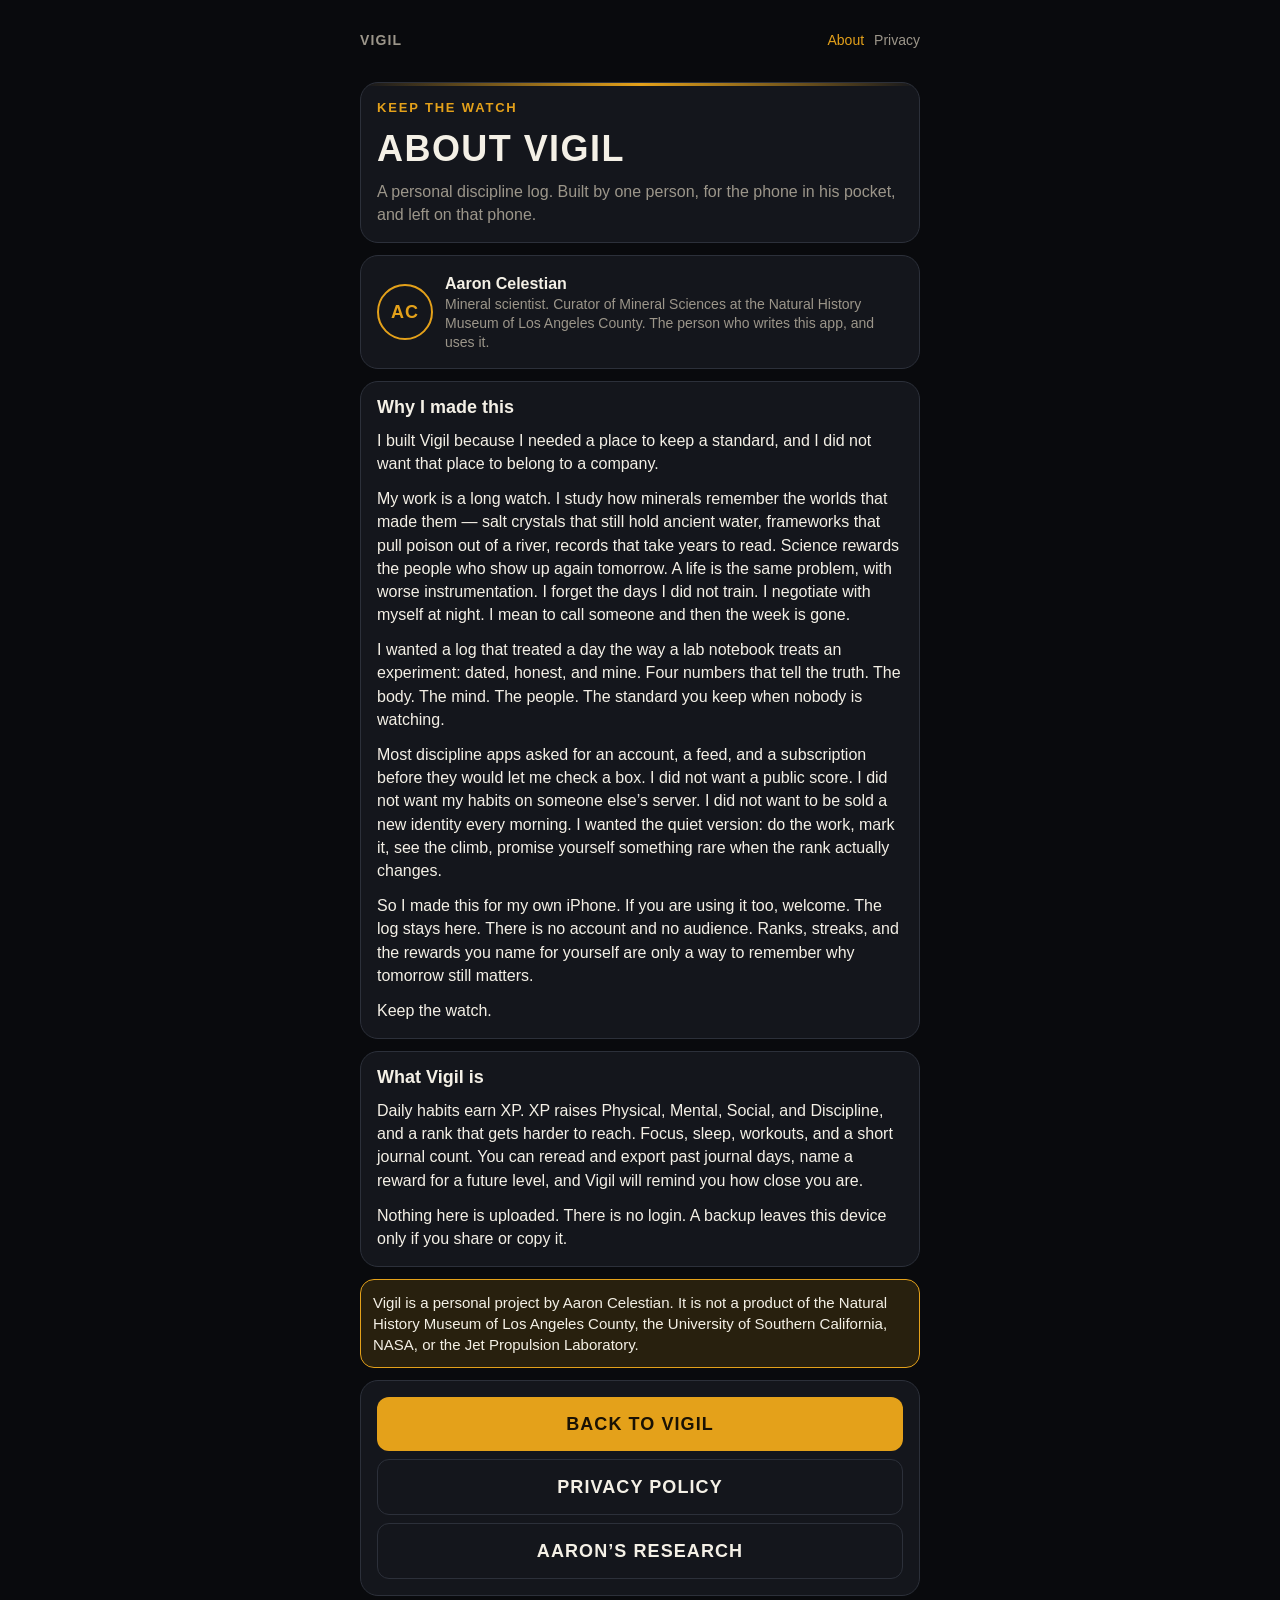
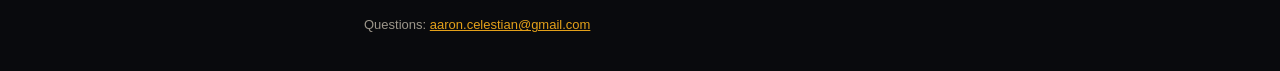
<file: about.html>
<!doctype html>
<html lang="en" data-theme="dark">
<head>
<meta charset="utf-8">
<meta name="viewport" content="width=device-width, initial-scale=1, viewport-fit=cover">
<meta name="apple-mobile-web-app-capable" content="yes">
<meta name="mobile-web-app-capable" content="yes">
<meta name="apple-mobile-web-app-status-bar-style" content="black-translucent">
<meta name="theme-color" content="#090a0d" id="theme-color">
<meta name="description" content="Vigil is a personal discipline log by Aaron Celestian. Habits, ranks, and the watch you keep, saved on this phone.">
<title>About · Vigil</title>
<link rel="icon" href="assets/icon.svg" type="image/svg+xml">
<link rel="icon" href="assets/icon-32.png" type="image/png" sizes="32x32">
<link rel="apple-touch-icon" href="assets/icon-180.png" sizes="180x180">
<link rel="stylesheet" href="legal.css">
<script>
try {
  var savedTheme = localStorage.getItem('dawg-theme');
  if (savedTheme === 'light') {
    document.documentElement.setAttribute('data-theme', 'light');
    document.getElementById('theme-color').setAttribute('content', '#e7e4dc');
  }
} catch (e) {}
</script>
</head>
<body>
<div id="page">
  <div class="top">
    <a class="brand" href="./index.html">Vigil</a>
    <div class="row wrap">
      <a href="./about.html" aria-current="page">About</a>
      <a href="./privacy.html">Privacy</a>
    </div>
  </div>

  <div class="card hero-card">
    <p class="kicker">Keep the watch</p>
    <h1>About Vigil</h1>
    <p class="mute">A personal discipline log. Built by one person, for the phone in his pocket, and left on that phone.</p>
  </div>

  <div class="card">
    <div class="who">
      <div class="mark" aria-hidden="true">AC</div>
      <div>
        <p><strong>Aaron Celestian</strong></p>
        <p class="role">Mineral scientist. Curator of Mineral Sciences at the Natural History Museum of Los Angeles County. The person who writes this app, and uses it.</p>
      </div>
    </div>
  </div>

  <div class="card prose">
    <h2>Why I made this</h2>
    <p>I built Vigil because I needed a place to keep a standard, and I did not want that place to belong to a company.</p>
    <p>My work is a long watch. I study how minerals remember the worlds that made them — salt crystals that still hold ancient water, frameworks that pull poison out of a river, records that take years to read. Science rewards the people who show up again tomorrow. A life is the same problem, with worse instrumentation. I forget the days I did not train. I negotiate with myself at night. I mean to call someone and then the week is gone.</p>
    <p>I wanted a log that treated a day the way a lab notebook treats an experiment: dated, honest, and mine. Four numbers that tell the truth. The body. The mind. The people. The standard you keep when nobody is watching.</p>
    <p>Most discipline apps asked for an account, a feed, and a subscription before they would let me check a box. I did not want a public score. I did not want my habits on someone else’s server. I did not want to be sold a new identity every morning. I wanted the quiet version: do the work, mark it, see the climb, promise yourself something rare when the rank actually changes.</p>
    <p>So I made this for my own iPhone. If you are using it too, welcome. The log stays here. There is no account and no audience. Ranks, streaks, and the rewards you name for yourself are only a way to remember why tomorrow still matters.</p>
    <p>Keep the watch.</p>
  </div>

  <div class="card prose">
    <h2>What Vigil is</h2>
    <p>Daily habits earn XP. XP raises Physical, Mental, Social, and Discipline, and a rank that gets harder to reach. Focus, sleep, workouts, and a short journal count. You can reread and export past journal days, name a reward for a future level, and Vigil will remind you how close you are.</p>
    <p>Nothing here is uploaded. There is no login. A backup leaves this device only if you share or copy it.</p>
  </div>

  <div class="card note">
    Vigil is a personal project by Aaron Celestian. It is not a product of the Natural History Museum of Los Angeles County, the University of Southern California, NASA, or the Jet Propulsion Laboratory.
  </div>

  <div class="card links">
    <a class="btn" href="./index.html">Back to Vigil</a>
    <a class="btn ghost" href="./privacy.html">Privacy policy</a>
    <a class="btn ghost" href="https://aaroncelestian.github.io/MineralSciences/">Aaron’s research</a>
  </div>

  <p class="foot">Questions: <a href="mailto:aaron.celestian@gmail.com">aaron.celestian@gmail.com</a></p>
</div>
</body>
</html>
</file>
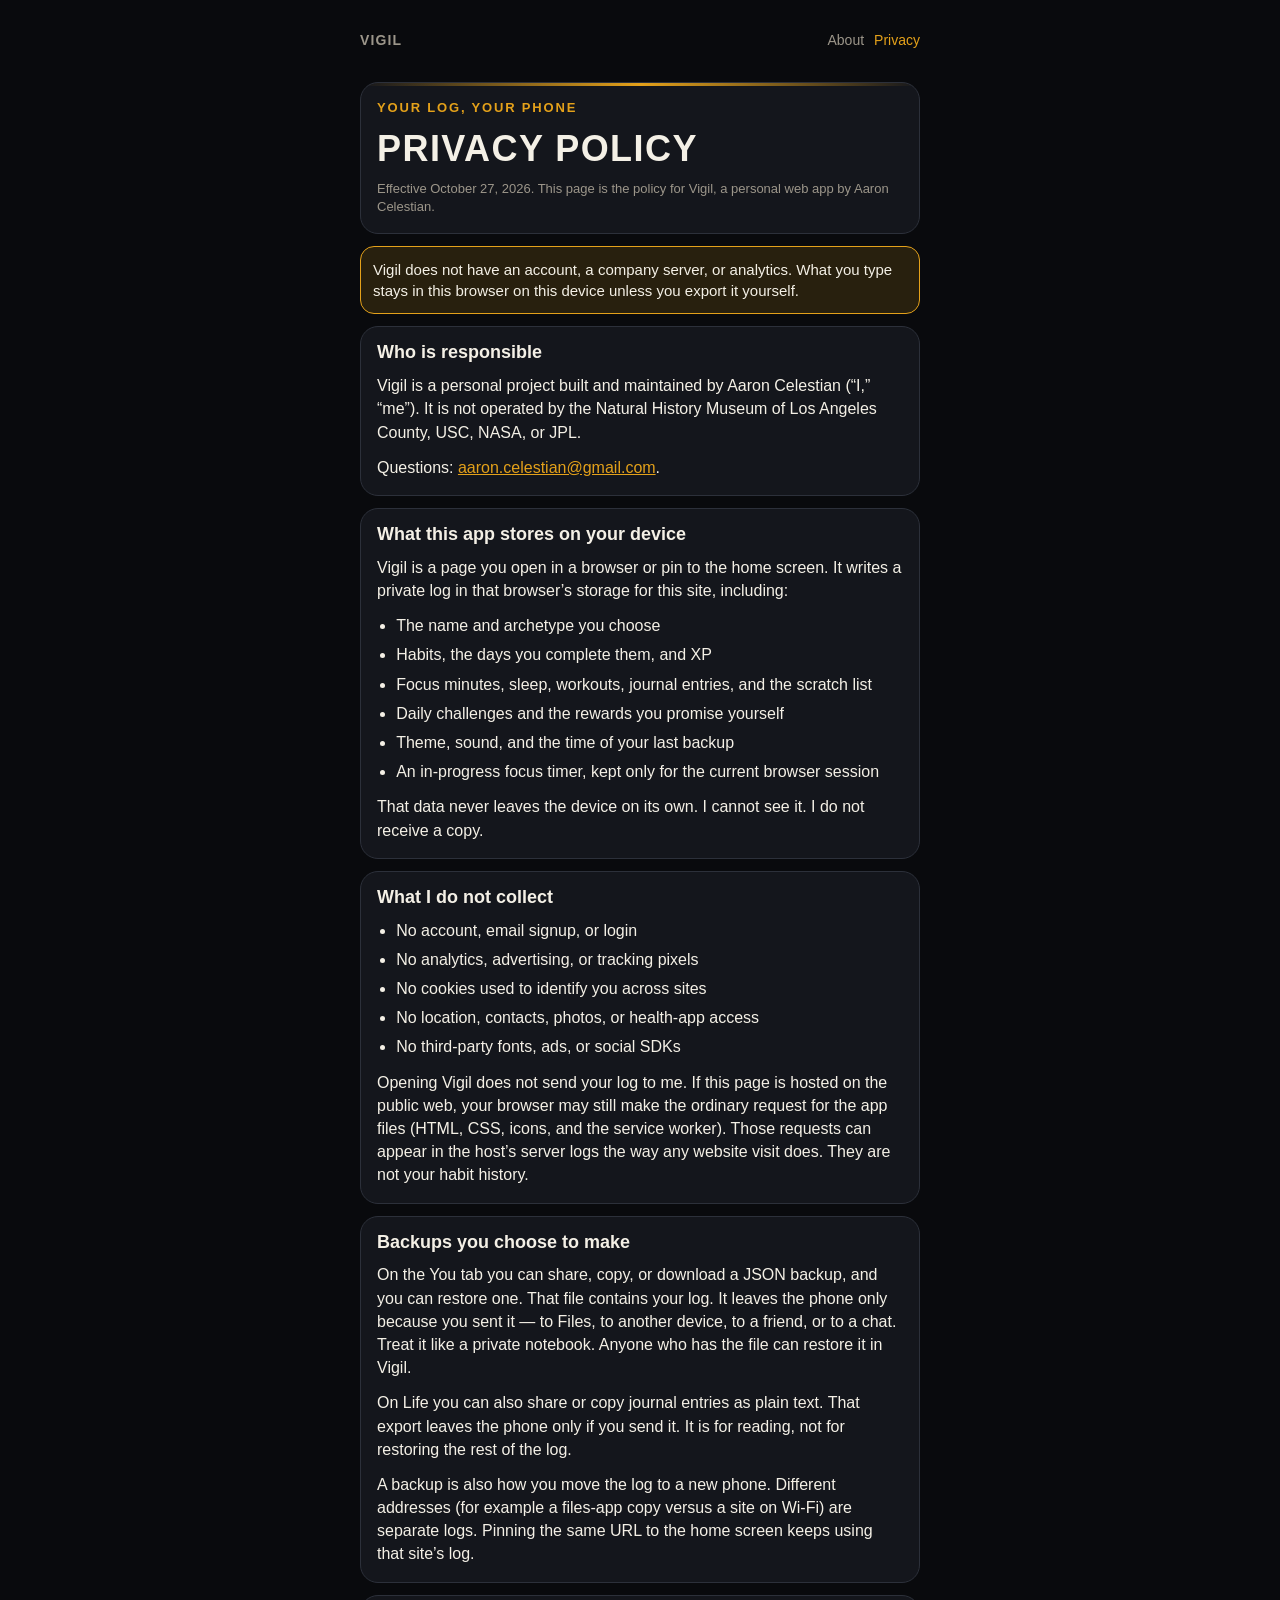
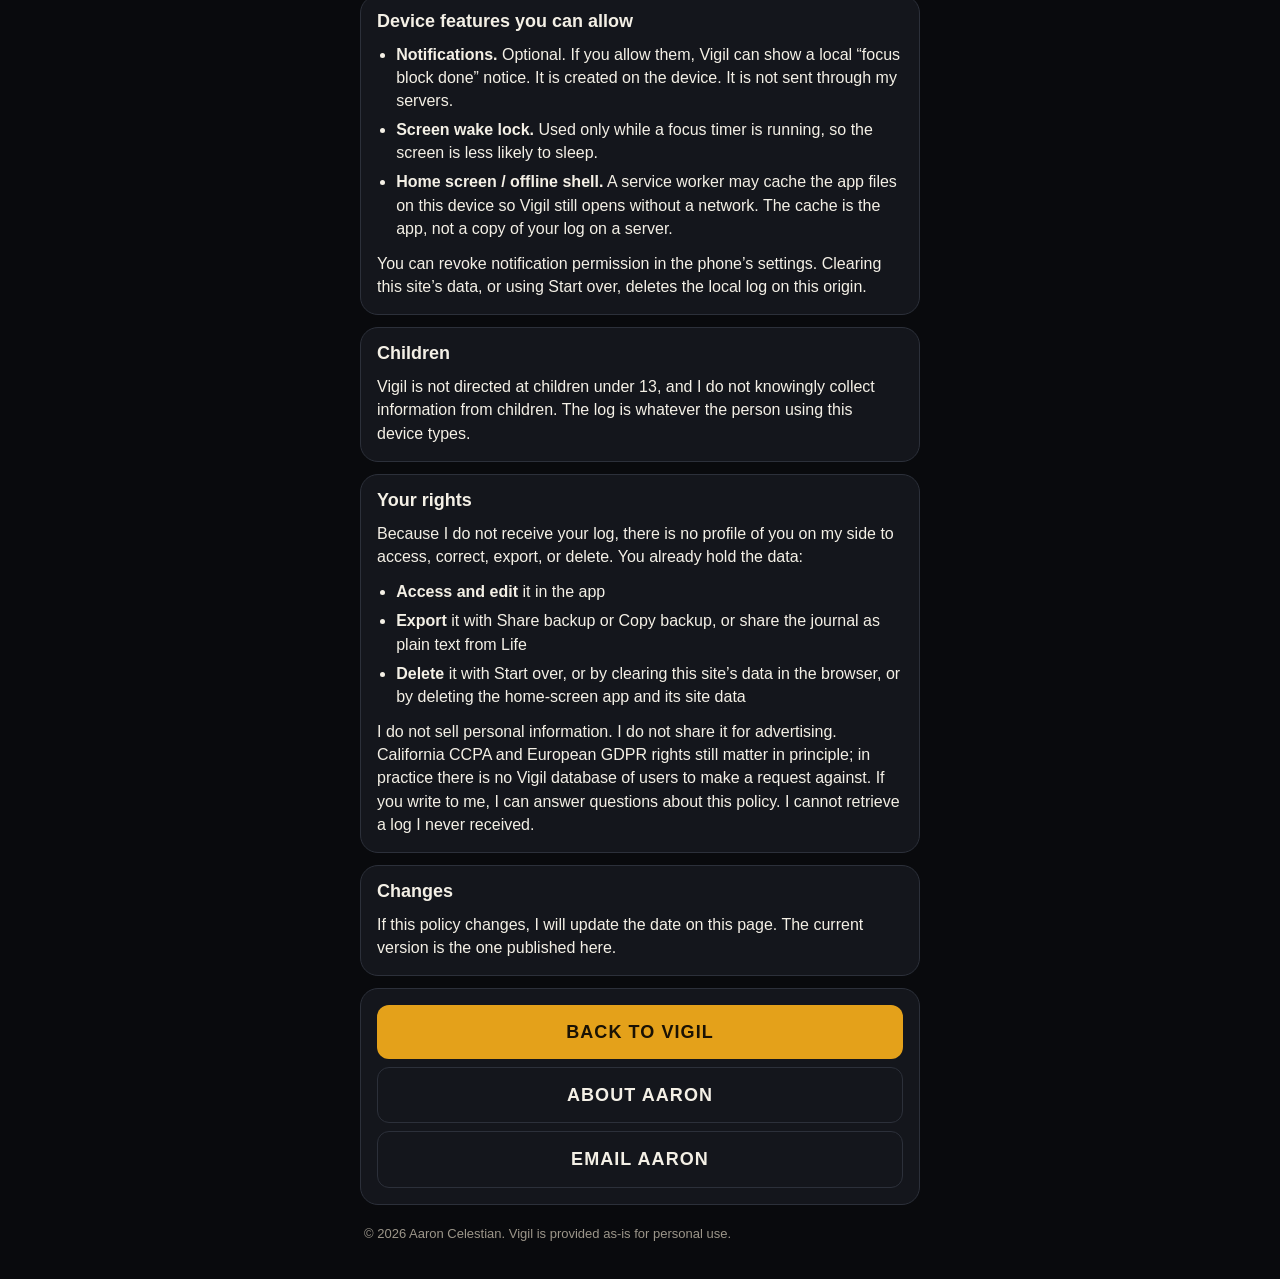
<file: privacy.html>
<!doctype html>
<html lang="en" data-theme="dark">
<head>
<meta charset="utf-8">
<meta name="viewport" content="width=device-width, initial-scale=1, viewport-fit=cover">
<meta name="apple-mobile-web-app-capable" content="yes">
<meta name="mobile-web-app-capable" content="yes">
<meta name="apple-mobile-web-app-status-bar-style" content="black-translucent">
<meta name="theme-color" content="#090a0d" id="theme-color">
<meta name="description" content="Vigil privacy policy. Your log stays on this device. There is no account, no analytics, and no server copy.">
<title>Privacy · Vigil</title>
<link rel="icon" href="assets/icon.svg" type="image/svg+xml">
<link rel="icon" href="assets/icon-32.png" type="image/png" sizes="32x32">
<link rel="apple-touch-icon" href="assets/icon-180.png" sizes="180x180">
<link rel="stylesheet" href="legal.css">
<script>
try {
  var savedTheme = localStorage.getItem('dawg-theme');
  if (savedTheme === 'light') {
    document.documentElement.setAttribute('data-theme', 'light');
    document.getElementById('theme-color').setAttribute('content', '#e7e4dc');
  }
} catch (e) {}
</script>
</head>
<body>
<div id="page">
  <div class="top">
    <a class="brand" href="./index.html">Vigil</a>
    <div class="row wrap">
      <a href="./about.html">About</a>
      <a href="./privacy.html" aria-current="page">Privacy</a>
    </div>
  </div>

  <div class="card hero-card">
    <p class="kicker">Your log, your phone</p>
    <h1>Privacy policy</h1>
    <p class="mute small">Effective October 27, 2026. This page is the policy for Vigil, a personal web app by Aaron Celestian.</p>
  </div>

  <div class="card note">
    Vigil does not have an account, a company server, or analytics. What you type stays in this browser on this device unless you export it yourself.
  </div>

  <div class="card prose">
    <h2>Who is responsible</h2>
    <p>Vigil is a personal project built and maintained by Aaron Celestian (“I,” “me”). It is not operated by the Natural History Museum of Los Angeles County, USC, NASA, or JPL.</p>
    <p>Questions: <a href="mailto:aaron.celestian@gmail.com">aaron.celestian@gmail.com</a>.</p>
  </div>

  <div class="card prose">
    <h2>What this app stores on your device</h2>
    <p>Vigil is a page you open in a browser or pin to the home screen. It writes a private log in that browser’s storage for this site, including:</p>
    <ul>
      <li>The name and archetype you choose</li>
      <li>Habits, the days you complete them, and XP</li>
      <li>Focus minutes, sleep, workouts, journal entries, and the scratch list</li>
      <li>Daily challenges and the rewards you promise yourself</li>
      <li>Theme, sound, and the time of your last backup</li>
      <li>An in-progress focus timer, kept only for the current browser session</li>
    </ul>
    <p>That data never leaves the device on its own. I cannot see it. I do not receive a copy.</p>
  </div>

  <div class="card prose">
    <h2>What I do not collect</h2>
    <ul>
      <li>No account, email signup, or login</li>
      <li>No analytics, advertising, or tracking pixels</li>
      <li>No cookies used to identify you across sites</li>
      <li>No location, contacts, photos, or health-app access</li>
      <li>No third-party fonts, ads, or social SDKs</li>
    </ul>
    <p>Opening Vigil does not send your log to me. If this page is hosted on the public web, your browser may still make the ordinary request for the app files (HTML, CSS, icons, and the service worker). Those requests can appear in the host’s server logs the way any website visit does. They are not your habit history.</p>
  </div>

  <div class="card prose">
    <h2>Backups you choose to make</h2>
    <p>On the You tab you can share, copy, or download a JSON backup, and you can restore one. That file contains your log. It leaves the phone only because you sent it — to Files, to another device, to a friend, or to a chat. Treat it like a private notebook. Anyone who has the file can restore it in Vigil.</p>
    <p>On Life you can also share or copy journal entries as plain text. That export leaves the phone only if you send it. It is for reading, not for restoring the rest of the log.</p>
    <p>A backup is also how you move the log to a new phone. Different addresses (for example a files-app copy versus a site on Wi-Fi) are separate logs. Pinning the same URL to the home screen keeps using that site’s log.</p>
  </div>

  <div class="card prose">
    <h2>Device features you can allow</h2>
    <ul>
      <li><strong>Notifications.</strong> Optional. If you allow them, Vigil can show a local “focus block done” notice. It is created on the device. It is not sent through my servers.</li>
      <li><strong>Screen wake lock.</strong> Used only while a focus timer is running, so the screen is less likely to sleep.</li>
      <li><strong>Home screen / offline shell.</strong> A service worker may cache the app files on this device so Vigil still opens without a network. The cache is the app, not a copy of your log on a server.</li>
    </ul>
    <p>You can revoke notification permission in the phone’s settings. Clearing this site’s data, or using Start over, deletes the local log on this origin.</p>
  </div>

  <div class="card prose">
    <h2>Children</h2>
    <p>Vigil is not directed at children under 13, and I do not knowingly collect information from children. The log is whatever the person using this device types.</p>
  </div>

  <div class="card prose">
    <h2>Your rights</h2>
    <p>Because I do not receive your log, there is no profile of you on my side to access, correct, export, or delete. You already hold the data:</p>
    <ul>
      <li><strong>Access and edit</strong> it in the app</li>
      <li><strong>Export</strong> it with Share backup or Copy backup, or share the journal as plain text from Life</li>
      <li><strong>Delete</strong> it with Start over, or by clearing this site’s data in the browser, or by deleting the home-screen app and its site data</li>
    </ul>
    <p>I do not sell personal information. I do not share it for advertising. California CCPA and European GDPR rights still matter in principle; in practice there is no Vigil database of users to make a request against. If you write to me, I can answer questions about this policy. I cannot retrieve a log I never received.</p>
  </div>

  <div class="card prose">
    <h2>Changes</h2>
    <p>If this policy changes, I will update the date on this page. The current version is the one published here.</p>
  </div>

  <div class="card links">
    <a class="btn" href="./index.html">Back to Vigil</a>
    <a class="btn ghost" href="./about.html">About Aaron</a>
    <a class="btn ghost" href="mailto:aaron.celestian@gmail.com">Email Aaron</a>
  </div>

  <p class="foot">© 2026 Aaron Celestian. Vigil is provided as-is for personal use.</p>
</div>
</body>
</html>
</file>
<file: legal.css>
:root{
  --bg:#090a0d; --surface:#14161c; --surface2:#1c1f28; --ink:#f4f0e6; --mute:#9c968a; --line:#2c303a;
  --accent:#e4a11a; --accent-ink:#1a1204; --accent-dim:rgba(228,161,26,.14);
  --f-display:'Avenir Next Condensed','Avenir Next','Arial Narrow',sans-serif;
  --f-body:-apple-system,BlinkMacSystemFont,'Segoe UI',sans-serif;
  --f-mono:ui-monospace,'SF Mono',Menlo,monospace;
  color-scheme:dark;
}
:root[data-theme="light"]{
  --bg:#e7e4dc; --surface:#fbfaf7; --surface2:#f1eee7; --ink:#16181d; --mute:#5c5850; --line:#d5d0c6;
  --accent:#8a4b00; --accent-ink:#fffaf3; --accent-dim:rgba(138,75,0,.1);
  color-scheme:light;
}
*{box-sizing:border-box}
html{background:var(--bg);height:100%;touch-action:manipulation}
html,body{overscroll-behavior:none}
body{
  margin:0;background:var(--bg);color:var(--ink);
  font-family:var(--f-body);font-size:16px;line-height:1.45;-webkit-font-smoothing:antialiased;
  padding:calc(14px + env(safe-area-inset-top)) max(16px,env(safe-area-inset-right)) calc(36px + env(safe-area-inset-bottom)) max(16px,env(safe-area-inset-left));
}
body::before{
  content:"";position:fixed;top:0;left:0;right:0;height:env(safe-area-inset-top);
  background:var(--bg);z-index:20;pointer-events:none;
}
#page{max-width:560px;margin:0 auto;display:flex;flex-direction:column;gap:12px}
h1,h2{margin:0;line-height:1.05}
h1{
  font-family:var(--f-display);text-transform:uppercase;letter-spacing:.04em;
  font-size:clamp(26px,7.2vw,36px);font-weight:700;
}
h2{
  font-family:var(--f-body);font-size:18px;font-weight:700;letter-spacing:0;text-transform:none;
}
p{margin:0}
.mute{color:var(--mute)}
.small{font-size:13px}
.kicker{font-family:var(--f-display);letter-spacing:.14em;text-transform:uppercase;font-size:13px;color:var(--accent);font-weight:700}
.card{background:var(--surface);border:1px solid var(--line);border-radius:18px;padding:16px;display:flex;flex-direction:column;gap:12px;min-width:0}
.hero-card{position:relative;overflow:hidden}
.hero-card::before{content:"";position:absolute;left:0;right:0;top:0;height:3px;background:linear-gradient(90deg,transparent,var(--accent),transparent)}
.row{display:flex;gap:10px;align-items:center;min-width:0}
.between{justify-content:space-between}
.wrap{flex-wrap:wrap}
a{color:var(--accent)}
.top{
  display:flex;justify-content:space-between;align-items:center;gap:12px;
  padding:4px 0 8px;
}
.top a{
  color:var(--mute);text-decoration:none;min-height:44px;display:inline-flex;align-items:center;
  font-size:14px;
}
.top a[aria-current="page"]{color:var(--accent)}
.brand{
  font-family:var(--f-display);text-transform:uppercase;letter-spacing:.08em;font-weight:700;
  color:var(--ink);text-decoration:none;font-size:18px;
}
.btn{
  background:var(--accent);color:var(--accent-ink);border:0;border-radius:12px;
  padding:14px 16px;min-height:48px;width:100%;
  font-family:var(--f-display);font-weight:700;font-size:18px;letter-spacing:.06em;text-transform:uppercase;
  display:flex;align-items:center;justify-content:center;text-decoration:none;box-sizing:border-box;
}
.btn.ghost{background:transparent;color:var(--ink);border:1px solid var(--line)}
.who{display:flex;gap:12px;align-items:center}
.mark{
  width:56px;height:56px;border-radius:50%;border:2px solid var(--accent);color:var(--accent);
  display:grid;place-items:center;flex:none;
  font-family:var(--f-display);font-weight:700;letter-spacing:.06em;font-size:18px;
}
.role{font-size:14px;color:var(--mute);line-height:1.35}
.prose{display:flex;flex-direction:column;gap:12px}
.prose p + p{margin:0}
.prose ul,.prose ol{margin:0;padding-left:1.2em;display:flex;flex-direction:column;gap:6px}
.prose li{overflow-wrap:anywhere}
.note{
  background:var(--accent-dim);border:1px solid var(--accent);border-radius:14px;padding:12px;
  color:var(--ink);font-size:15px;line-height:1.4;
}
.foot{color:var(--mute);font-size:13px;padding:8px 4px 0}
.links{display:flex;flex-direction:column;gap:8px}
</file>
